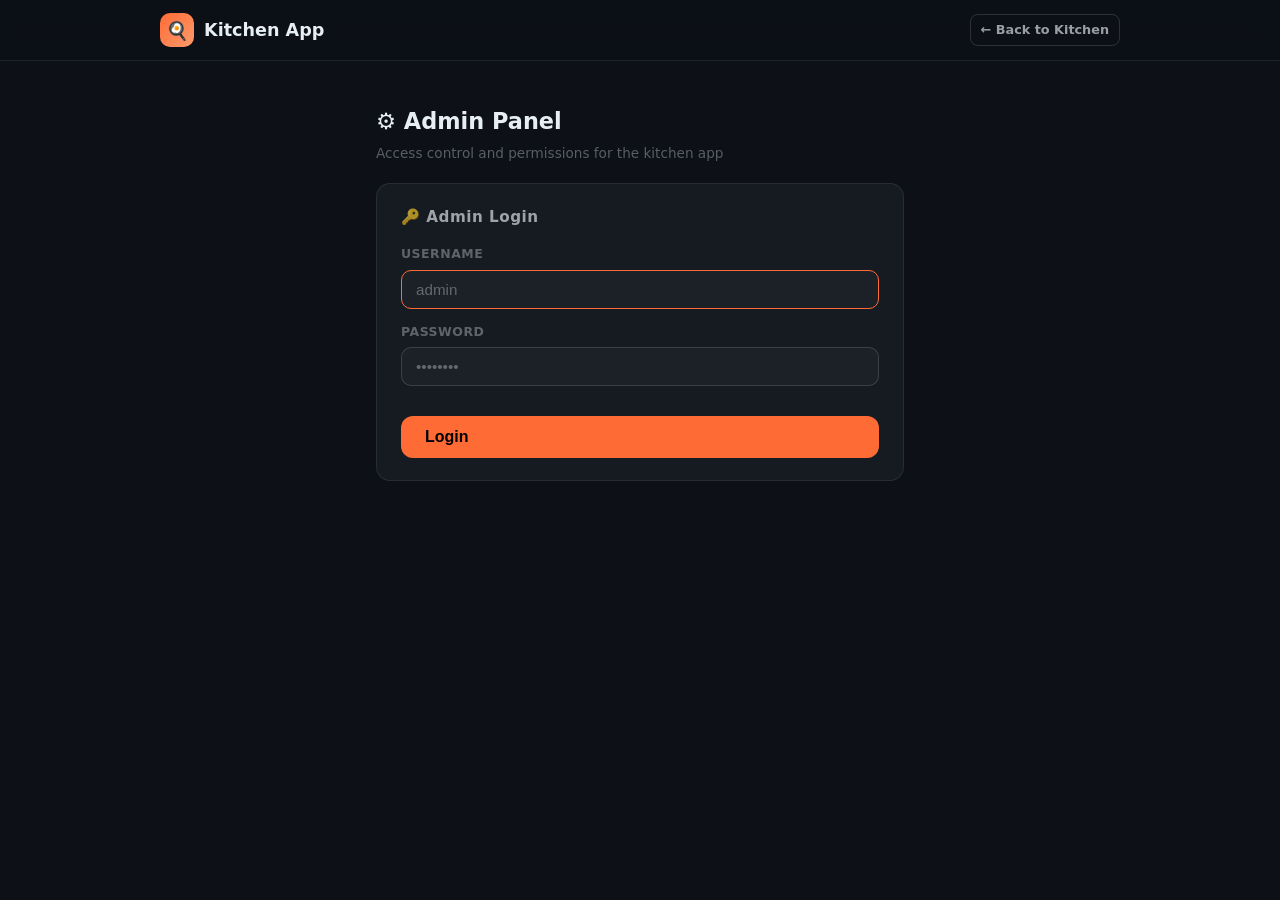
<file: admin.html>
<!DOCTYPE html>
<html lang="ru" dir="ltr">
<head>
  <meta charset="UTF-8" />
  <meta name="viewport" content="width=device-width, initial-scale=1.0" />
  <title>Kitchen App — Admin</title>
  <link rel="stylesheet" href="css/app.css" />
  <style>
    .admin-wrap { max-width: 560px; margin: 0 auto; padding: 24px 16px 60px; }
    .admin-section {
      background: var(--bg2); border: 1px solid var(--border);
      border-radius: var(--radius); padding: 22px 24px; margin-bottom: 16px;
    }
    .admin-section h2 { font-size: .95rem; font-weight: 800; margin: 0 0 16px; color: var(--text2); letter-spacing:.5px; }

    /* Toggle */
    .toggle-row { display:flex; align-items:center; justify-content:space-between; padding:11px 0; border-bottom:1px solid var(--border); }
    .toggle-row:last-child { border-bottom:none; }
    .toggle-label { font-size:.9rem; color:var(--text2); }
    .toggle-desc  { font-size:.73rem; color:var(--text3); margin-top:2px; }
    .toggle-switch { position:relative; width:44px; height:24px; flex-shrink:0; }
    .toggle-switch input { opacity:0; width:0; height:0; }
    .toggle-track { position:absolute; inset:0; border-radius:12px; background:var(--bg3); border:1px solid var(--border2); cursor:pointer; transition:background .2s; }
    .toggle-track::after { content:''; position:absolute; top:3px; left:3px; width:16px; height:16px; border-radius:50%; background:var(--text3); transition:transform .2s,background .2s; }
    .toggle-switch input:checked+.toggle-track { background:var(--success); border-color:var(--success); }
    .toggle-switch input:checked+.toggle-track::after { transform:translateX(20px); background:#fff; }

    /* Users table */
    .users-table { width:100%; border-collapse:collapse; font-size:.85rem; }
    .users-table th { text-align:start; font-size:.72rem; color:var(--text3); text-transform:uppercase; padding:6px 8px; border-bottom:1px solid var(--border); }
    .users-table td { padding:9px 8px; border-bottom:1px solid var(--border); vertical-align:middle; }
    .users-table tr:last-child td { border-bottom:none; }
    .badge-role { font-size:.68rem; padding:2px 8px; border-radius:10px; }
    .badge-all  { background:rgba(74,158,255,.2); color:#4a9eff; }
    .badge-today{ background:rgba(255,167,0,.2);  color:#FFA700; }

    .err-msg { color:var(--danger); font-size:.82rem; margin-top:8px; display:none; }
    .admin-status { display:flex; align-items:center; gap:8px; font-size:.8rem; padding:8px 12px; background:var(--bg3); border-radius:var(--radius-sm); margin-bottom:16px; }
    .status-dot { width:8px; height:8px; border-radius:50%; background:var(--success); }

    /* Accent swatches */
    .accent-swatch {
      width:28px; height:28px; border-radius:50%; border:2px solid transparent;
      cursor:pointer; transition:border-color .15s, transform .15s; flex-shrink:0;
    }
    .accent-swatch:hover  { transform:scale(1.15); }
    .accent-swatch.active { border-color:#fff; box-shadow:0 0 0 1px rgba(255,255,255,.4); }
  </style>
</head>
<body>

<header class="app-header">
  <div class="app-header-inner">
    <a class="app-logo" href="index.html">
      <div class="app-logo-icon">🍳</div><span>Kitchen App</span>
    </a>
    <a class="btn btn-ghost btn-sm" href="index.html">← Back to Kitchen</a>
  </div>
</header>

<main class="admin-wrap">
  <h1 style="font-size:1.4rem;font-weight:800;margin:20px 0 4px;">⚙️ Admin Panel</h1>
  <p style="color:var(--text3);font-size:.85rem;margin-bottom:20px;">Access control and permissions for the kitchen app</p>

  <!-- Login Screen -->
  <div id="loginScreen" style="display:none;">
    <div class="admin-section">
      <h2>🔑 Admin Login</h2>
      <div class="form-group">
        <label class="form-label">Username</label>
        <input class="form-input" id="loginUser" type="text" autocomplete="username" placeholder="admin"
          onkeydown="if(event.key==='Enter')document.getElementById('loginPass').focus()" />
      </div>
      <div class="form-group">
        <label class="form-label">Password</label>
        <input class="form-input" id="loginPass" type="password" autocomplete="current-password" placeholder="••••••••"
          onkeydown="if(event.key==='Enter')doAdminLogin()" />
      </div>
      <div class="err-msg" id="loginErr">Incorrect username or password</div>
      <button class="btn btn-primary btn-lg" style="width:100%;margin-top:16px;" onclick="doAdminLogin()">Login</button>
    </div>
  </div>

  <!-- Settings Screen -->
  <div id="settingsScreen" style="display:none;">

    <div class="admin-status">
      <div class="status-dot"></div>
      <span>Admin: <strong id="adminUserLabel"></strong> <span style="color:var(--success);font-size:.75rem;">(logged in to kitchen pages too)</span></span>
      <a href="index.html" class="btn btn-ghost btn-sm" style="margin-inline-start:auto;">🍳 Kitchen</a>
      <button class="btn btn-ghost btn-sm" style="color:var(--danger);" onclick="doAdminLogout()">Logout</button>
    </div>

    <!-- Global Access -->
    <div class="admin-section">
      <h2>🔒 Global Access</h2>
      <div class="toggle-row">
        <div>
          <div class="toggle-label">Require login to use the app</div>
          <div class="toggle-desc">When on, staff must log in before accessing any page</div>
        </div>
        <label class="toggle-switch">
          <input type="checkbox" id="togRequireLogin" onchange="saveGlobal()">
          <span class="toggle-track"></span>
        </label>
      </div>
      <div class="toggle-row">
        <div>
          <div class="toggle-label">Allow new orders (no-login mode)</div>
          <div class="toggle-desc">When login is not required, anyone can create orders</div>
        </div>
        <label class="toggle-switch">
          <input type="checkbox" id="togAllowOrder" onchange="saveGlobal()">
          <span class="toggle-track"></span>
        </label>
      </div>
      <div class="toggle-row">
        <div>
          <div class="toggle-label">Allow adding dishes (no-login mode)</div>
          <div class="toggle-desc">When login is not required, anyone can add dishes to orders</div>
        </div>
        <label class="toggle-switch">
          <input type="checkbox" id="togAllowDish" onchange="saveGlobal()">
          <span class="toggle-track"></span>
        </label>
      </div>
    </div>

    <!-- Users -->
    <div class="admin-section">
      <h2>👥 Users</h2>
      <div id="usersContainer"></div>

      <!-- Add user form -->
      <div style="margin-top:18px;padding-top:16px;border-top:1px solid var(--border);">
        <div style="font-size:.85rem;font-weight:700;margin-bottom:12px;color:var(--text2);">Add new user</div>
        <div style="display:grid;grid-template-columns:1fr 1fr;gap:10px;">
          <div class="form-group" style="margin:0;">
            <label class="form-label">Username</label>
            <input class="form-input" id="newUsername" type="text" autocomplete="off" />
          </div>
          <div class="form-group" style="margin:0;">
            <label class="form-label">Password</label>
            <input class="form-input" id="newUserPass" type="password" autocomplete="off" />
          </div>
        </div>
        <div style="display:grid;grid-template-columns:1fr 1fr;gap:10px;margin-top:10px;">
          <div class="form-group" style="margin:0;">
            <label class="form-label">Create orders</label>
            <select class="form-input" id="newUserOrders">
              <option value="1">Yes — can create orders</option>
              <option value="0" selected>No — view only</option>
            </select>
          </div>
          <div class="form-group" style="margin:0;">
            <label class="form-label">Date access</label>
            <select class="form-input" id="newUserDates">
              <option value="today" selected>Today only</option>
              <option value="all">All dates</option>
            </select>
          </div>
        </div>
        <div style="margin-top:12px;">
          <label class="form-label">Visible order statuses</label>
          <div style="font-size:.72rem;color:var(--text3);margin-bottom:6px;">No selection = user sees all statuses</div>
          <div id="newUserStatusChecks" style="display:flex;flex-wrap:wrap;gap:6px;"></div>
        </div>
        <div style="margin-top:12px;">
          <label class="form-label">Visible dish categories</label>
          <div style="font-size:.72rem;color:var(--text3);margin-bottom:6px;">
            No selection = user sees all categories
            <button class="btn btn-ghost btn-sm" style="margin-inline-start:8px;" onclick="loadNewUserCategoryChecks(this)">Load from Airtable</button>
          </div>
          <div id="newUserCategoryChecks" style="display:flex;flex-wrap:wrap;gap:6px;font-size:.8rem;color:var(--text3);">—</div>
        </div>
        <div style="margin-top:10px;display:flex;align-items:center;justify-content:space-between;padding:8px 0;">
          <div>
            <div class="toggle-label" style="font-size:.85rem;">Can change order status</div>
            <div class="toggle-desc">Allow this user to update the order status in Airtable</div>
          </div>
          <label class="toggle-switch">
            <input type="checkbox" id="newUserChangeStatus">
            <span class="toggle-track"></span>
          </label>
        </div>
        <div style="display:flex;align-items:center;justify-content:space-between;padding:8px 0;">
          <div>
            <div class="toggle-label" style="font-size:.85rem;">View production summary</div>
            <div class="toggle-desc">Allow access to the daily production aggregation page</div>
          </div>
          <label class="toggle-switch">
            <input type="checkbox" id="newUserViewProduction">
            <span class="toggle-track"></span>
          </label>
        </div>
        <div style="display:flex;align-items:center;justify-content:space-between;padding:8px 0;">
          <div>
            <div class="toggle-label" style="font-size:.85rem;">Edit kitchen notes</div>
            <div class="toggle-desc">Allow editing kitchen notes on line items</div>
          </div>
          <label class="toggle-switch">
            <input type="checkbox" id="newUserEditNotes">
            <span class="toggle-track"></span>
          </label>
        </div>
        <div style="display:flex;align-items:center;justify-content:space-between;padding:8px 0;">
          <div>
            <div class="toggle-label" style="font-size:.85rem;">Edit order (qty / remove dishes)</div>
            <div class="toggle-desc">Allow changing quantities and removing dishes from orders</div>
          </div>
          <label class="toggle-switch">
            <input type="checkbox" id="newUserEditOrder">
            <span class="toggle-track"></span>
          </label>
        </div>
        <div class="err-msg" id="newUserErr"></div>
        <button class="btn btn-primary" style="margin-top:14px;" onclick="addNewUser()">＋ Add user</button>
      </div>
    </div>

    <!-- Appearance -->
    <div class="admin-section">
      <h2>🎨 Appearance</h2>
      <div class="toggle-row">
        <div>
          <div class="toggle-label">Font size</div>
          <div class="toggle-desc">Adjust text size across all pages</div>
        </div>
        <select class="form-input" id="selFontSize" style="width:auto;min-width:110px;" onchange="saveAppearance()">
          <option value="small">Small (14px)</option>
          <option value="medium">Medium (16px)</option>
          <option value="large">Large (18px)</option>
        </select>
      </div>
      <div class="toggle-row">
        <div>
          <div class="toggle-label">Accent color</div>
          <div class="toggle-desc">Primary color for buttons and highlights</div>
        </div>
        <div style="display:flex;gap:10px;align-items:center;">
          <button class="accent-swatch" data-accent="orange" style="background:#FF6B35;" onclick="setAccent('orange')" title="Orange"></button>
          <button class="accent-swatch" data-accent="blue"   style="background:#58A6FF;" onclick="setAccent('blue')"   title="Blue"></button>
          <button class="accent-swatch" data-accent="green"  style="background:#3FB950;" onclick="setAccent('green')"  title="Green"></button>
          <button class="accent-swatch" data-accent="purple" style="background:#BC8CFF;" onclick="setAccent('purple')" title="Purple"></button>
        </div>
      </div>
    </div>

    <!-- Admin credentials — server-side -->
    <div class="admin-section">
      <h2>🔐 Admin Credentials</h2>
      <div style="font-size:.85rem;color:var(--text3);line-height:1.6;">
        Admin credentials are stored securely as environment variables on Netlify — not in the code.
        <br><br>
        To change username or password:
        <ol style="margin:8px 0 0 18px;display:flex;flex-direction:column;gap:4px;">
          <li>Open <strong>admin-setup.html</strong> locally to generate a new hash</li>
          <li>Go to <strong>Netlify → Site → Environment variables</strong></li>
          <li>Update <code style="background:var(--bg3);padding:1px 5px;border-radius:3px;">ADMIN_USERNAME</code>, <code style="background:var(--bg3);padding:1px 5px;border-radius:3px;">ADMIN_PASS_HASH</code>, <code style="background:var(--bg3);padding:1px 5px;border-radius:3px;">ADMIN_SECRET</code></li>
          <li>Redeploy the site</li>
        </ol>
      </div>
    </div>

  </div>
</main>

<script src="config.js"></script>
<script src="js/api.js"></script>
<script src="js/settings.js"></script>
<script>
SETTINGS.applyAppearance();

// ── Category loader (fetches dish categories from Airtable once, then caches) ──
let _cachedCategories = null;
async function loadCategoriesFromAirtable() {
  if (_cachedCategories !== null) return _cachedCategories;
  try {
    const dishes = await API.getAll(CONFIG.TABLES.DISHES, { maxRecords: 300 });
    _cachedCategories = [...new Set(
      dishes.map(d => {
        const v = firstVal(d, CONFIG.FIELDS.DISH_CATEGORY);
        return v ? String(v).trim() : null;
      }).filter(Boolean)
    )].sort();
    return _cachedCategories;
  } catch (e) {
    console.error('Could not load categories:', e);
    return [];
  }
}
async function loadNewUserCategoryChecks(btn) {
  if (btn) { btn.disabled = true; btn.textContent = 'Loading...'; }
  const cats = await loadCategoriesFromAirtable();
  if (btn) { btn.disabled = false; btn.textContent = '↺ Reload'; }
  const el = document.getElementById('newUserCategoryChecks');
  if (!cats.length) { el.innerHTML = '<span>No categories found in Airtable</span>'; return; }
  el.innerHTML = cats.map(c => `
    <label style="display:flex;align-items:center;gap:5px;cursor:pointer;
      background:var(--bg3);padding:5px 10px;border-radius:8px;border:1px solid var(--border);">
      <input type="checkbox" value="${esc(c)}" class="new-user-cat-cb">
      ${esc(c)}
    </label>`).join('');
}

document.addEventListener('DOMContentLoaded', async () => {
  const token = sessionStorage.getItem('kitchen_admin_token');
  if (token) {
    const ok = await verifyAdminToken(token);
    if (ok) { showSettings(); return; }
    sessionStorage.removeItem('kitchen_admin_token');
  }
  showLogin();
});

async function verifyAdminToken(token) {
  try {
    const res = await fetch('/.netlify/functions/admin-auth', {
      method: 'POST',
      headers: { 'Content-Type': 'application/json' },
      body: JSON.stringify({ action: 'verify', token }),
    });
    const data = await res.json();
    return data.valid === true;
  } catch { return false; }
}

function showLogin() {
  document.getElementById('loginScreen').style.display   = '';
  document.getElementById('settingsScreen').style.display = 'none';
  setTimeout(() => document.getElementById('loginUser').focus(), 80);
}

function showSettings() {
  document.getElementById('loginScreen').style.display   = 'none';
  document.getElementById('settingsScreen').style.display = '';
  const cfg = SETTINGS.getAll();
  document.getElementById('adminUserLabel').textContent   = cfg.adminUser;
  document.getElementById('togRequireLogin').checked      = !!cfg.requireLogin;
  document.getElementById('togAllowOrder').checked        = !!cfg.allowNewOrder;
  document.getElementById('togAllowDish').checked         = !!cfg.allowAddDish;
  document.getElementById('selFontSize').value            = cfg.uiFontSize || 'medium';
  document.querySelectorAll('.accent-swatch').forEach(b =>
    b.classList.toggle('active', b.dataset.accent === (cfg.uiColorAccent || 'orange')));
  populateNewUserStatusChecks();
  renderUsers();
}

async function doAdminLogin() {
  const u     = document.getElementById('loginUser').value.trim();
  const p     = document.getElementById('loginPass').value;
  const errEl = document.getElementById('loginErr');
  const btn   = document.querySelector('#loginScreen .btn-primary');

  btn.disabled = true; btn.textContent = 'Checking...';

  try {
    const res  = await fetch('/.netlify/functions/admin-auth', {
      method: 'POST',
      headers: { 'Content-Type': 'application/json' },
      body: JSON.stringify({ action: 'login', username: u, password: p }),
    });
    const data = await res.json();

    if (res.ok && data.token) {
      sessionStorage.setItem('kitchen_admin_token', data.token);
      SETTINGS.loginAdminDirect(data.username);  // create kitchen session too
      errEl.style.display = 'none';
      showSettings();
    } else {
      errEl.textContent = 'Incorrect username or password';
      errEl.style.display = '';
      document.getElementById('loginPass').value = '';
    }
  } catch {
    errEl.textContent = 'Connection error — check your internet and try again';
    errEl.style.display = '';
  } finally {
    btn.disabled = false; btn.textContent = 'Login';
  }
}
function doAdminLogout() {
  sessionStorage.removeItem('kitchen_admin_token');
  SETTINGS.logoutAdmin();
  showLogin();
}

function saveGlobal() {
  SETTINGS.save({
    requireLogin:  document.getElementById('togRequireLogin').checked,
    allowNewOrder: document.getElementById('togAllowOrder').checked,
    allowAddDish:  document.getElementById('togAllowDish').checked,
  });
  showToast('✓ Settings saved');
}

// ── User management ──
function populateNewUserStatusChecks() {
  const statuses = (typeof CONFIG !== 'undefined') ? CONFIG.ORDER_STATUSES : [];
  const el = document.getElementById('newUserStatusChecks');
  if (!el) return;
  el.innerHTML = statuses.map(s => `
    <label style="display:flex;align-items:center;gap:5px;font-size:.8rem;cursor:pointer;
      background:var(--bg3);padding:5px 10px;border-radius:8px;border:1px solid var(--border);">
      <input type="checkbox" value="${esc(s)}" class="new-user-status-cb">
      ${esc(s)}
    </label>`).join('');
}

function renderUsers() {
  const users = SETTINGS.getUsers();
  const statuses = (typeof CONFIG !== 'undefined') ? CONFIG.ORDER_STATUSES : [];
  const el = document.getElementById('usersContainer');
  if (!users.length) {
    el.innerHTML = `<div style="font-size:.85rem;color:var(--text3);padding:8px 0;">No users yet. Add one below.</div>`;
    return;
  }
  el.innerHTML = `
    <table class="users-table">
      <thead><tr>
        <th>Username</th>
        <th>Create orders</th>
        <th>Dates</th>
        <th>Filters</th>
        <th></th>
      </tr></thead>
      <tbody>
        ${users.map(u => {
          const allowed    = u.allowedOrderStatuses || [];
          const allowedCat = u.allowedCategories    || [];
          const statusLabel = allowed.length    ? `${allowed.length}/${statuses.length} stat` : 'All stat';
          const catLabel    = allowedCat.length ? `${allowedCat.length} cat`                 : 'All cat';
          return `
        <tr id="urow_${u.id}">
          <td><strong>${esc(u.username)}</strong></td>
          <td>${u.allowCreateOrder ? '✓ Yes' : '— No'}</td>
          <td>
            ${u.viewDates === 'all'
              ? '<span class="badge-role badge-all">All dates</span>'
              : '<span class="badge-role badge-today">Today only</span>'}
          </td>
          <td>
            <div style="font-size:.76rem;line-height:1.6;">
              <div><span id="statusLabel_${u.id}">${statusLabel}</span>${u.allowChangeOrderStatus ? ' <span class="badge-role badge-all" style="font-size:.62rem;">✏</span>' : ''}</div>
              <div><span id="catLabel_${u.id}">${catLabel}</span></div>
            </div>
          </td>
          <td style="text-align:end;">
            <button class="btn btn-ghost btn-sm" onclick="toggleUserOrders('${u.id}', ${!u.allowCreateOrder})"
              title="${u.allowCreateOrder ? 'Remove order creation' : 'Allow order creation'}">
              ${u.allowCreateOrder ? '🔒' : '🔓'}
            </button>
            <button class="btn btn-ghost btn-sm" onclick="toggleUserDates('${u.id}', '${u.viewDates === 'all' ? 'today' : 'all'}')"
              title="Toggle date access">📅
            </button>
            <button class="btn btn-ghost btn-sm" onclick="toggleStatusPanel('${u.id}')" title="Edit status permissions">⚙</button>
            <button class="btn btn-ghost btn-sm" style="color:var(--danger);" onclick="removeUser('${u.id}')">✕</button>
          </td>
        </tr>
        <tr id="upanel_${u.id}" style="display:none;">
          <td colspan="5" style="padding:12px 10px;background:var(--bg3);border-bottom:1px solid var(--border);">
            <div style="font-size:.78rem;font-weight:700;margin-bottom:8px;color:var(--text2);">Visible order statuses</div>
            <div style="font-size:.71rem;color:var(--text3);margin-bottom:8px;">No selection = user sees all statuses</div>
            <div style="display:flex;flex-wrap:wrap;gap:6px;margin-bottom:12px;">
              ${statuses.map(s => `
                <label style="display:flex;align-items:center;gap:5px;font-size:.8rem;cursor:pointer;
                  background:var(--bg2);padding:5px 10px;border-radius:8px;border:1px solid var(--border);">
                  <input type="checkbox" value="${esc(s)}" ${allowed.includes(s) ? 'checked' : ''}
                    onchange="updateUserAllowedStatus('${u.id}', '${esc(s)}', this.checked)">
                  ${esc(s)}
                </label>`).join('')}
            </div>
            <label style="display:flex;align-items:center;gap:8px;font-size:.82rem;cursor:pointer;margin-bottom:6px;">
              <input type="checkbox" ${u.allowChangeOrderStatus ? 'checked' : ''}
                onchange="SETTINGS.updateUser('${u.id}', {allowChangeOrderStatus: this.checked}); renderUsers();">
              Can change order status
            </label>
            <label style="display:flex;align-items:center;gap:8px;font-size:.82rem;cursor:pointer;margin-bottom:6px;">
              <input type="checkbox" ${u.allowViewProduction ? 'checked' : ''}
                onchange="SETTINGS.updateUser('${u.id}', {allowViewProduction: this.checked}); renderUsers();">
              View production summary
            </label>
            <label style="display:flex;align-items:center;gap:8px;font-size:.82rem;cursor:pointer;margin-bottom:6px;">
              <input type="checkbox" ${u.allowEditNotes ? 'checked' : ''}
                onchange="SETTINGS.updateUser('${u.id}', {allowEditNotes: this.checked}); renderUsers();">
              Edit kitchen notes
            </label>
            <label style="display:flex;align-items:center;gap:8px;font-size:.82rem;cursor:pointer;">
              <input type="checkbox" ${u.allowEditOrder ? 'checked' : ''}
                onchange="SETTINGS.updateUser('${u.id}', {allowEditOrder: this.checked}); renderUsers();">
              Edit order (qty / remove dishes)
            </label>
            <div style="margin-top:16px;padding-top:14px;border-top:1px solid var(--border);">
              <div style="font-size:.78rem;font-weight:700;margin-bottom:4px;color:var(--text2);">Visible dish categories</div>
              <div style="font-size:.71rem;color:var(--text3);margin-bottom:8px;">No selection = user sees all categories</div>
              <div id="catPanel_${u.id}" style="display:flex;flex-wrap:wrap;gap:6px;">
                <span style="font-size:.78rem;color:var(--text3);">Loading...</span>
              </div>
            </div>
          </td>
        </tr>`;
        }).join('')}
      </tbody>
    </table>`;
}

async function toggleStatusPanel(id) {
  const panel = document.getElementById('upanel_' + id);
  if (!panel) return;
  if (panel.style.display !== 'none') { panel.style.display = 'none'; return; }
  panel.style.display = '';
  // Load category options lazily
  const catPanel = document.getElementById('catPanel_' + id);
  if (catPanel && !catPanel.dataset.loaded) {
    catPanel.innerHTML = '<span style="font-size:.78rem;color:var(--text3);">⟳ Loading categories...</span>';
    const user = SETTINGS.getUsers().find(u => u.id === id);
    const allowedCats = user ? (user.allowedCategories || []) : [];
    const cats = await loadCategoriesFromAirtable();
    catPanel.dataset.loaded = 'true';
    catPanel.innerHTML = !cats.length
      ? '<span style="font-size:.78rem;color:var(--text3);">No categories found in Airtable</span>'
      : cats.map(c => `
        <label style="display:flex;align-items:center;gap:5px;font-size:.8rem;cursor:pointer;
          background:var(--bg2);padding:5px 10px;border-radius:8px;border:1px solid var(--border);">
          <input type="checkbox" value="${esc(c)}" ${allowedCats.includes(c) ? 'checked' : ''}
            onchange="updateUserAllowedCategory('${id}', '${esc(c)}', this.checked)">
          ${esc(c)}
        </label>`).join('');
  }
}

function updateUserAllowedCategory(userId, category, checked) {
  const user = SETTINGS.getUsers().find(u => u.id === userId);
  if (!user) return;
  let allowed = [...(user.allowedCategories || [])];
  if (checked && !allowed.includes(category)) allowed.push(category);
  if (!checked) allowed = allowed.filter(c => c !== category);
  SETTINGS.updateUser(userId, { allowedCategories: allowed });
  const labelEl = document.getElementById('catLabel_' + userId);
  if (labelEl) labelEl.textContent = allowed.length ? `${allowed.length} cat` : 'All cat';
}

function updateUserAllowedStatus(userId, status, checked) {
  const user = SETTINGS.getUsers().find(u => u.id === userId);
  if (!user) return;
  let allowed = [...(user.allowedOrderStatuses || [])];
  if (checked && !allowed.includes(status)) allowed.push(status);
  if (!checked) allowed = allowed.filter(s => s !== status);
  SETTINGS.updateUser(userId, { allowedOrderStatuses: allowed });
  // Update summary label without re-rendering (panel stays open)
  const statuses = (typeof CONFIG !== 'undefined') ? CONFIG.ORDER_STATUSES : [];
  const labelEl = document.getElementById('statusLabel_' + userId);
  if (labelEl) labelEl.textContent = allowed.length ? `${allowed.length}/${statuses.length}` : 'All';
}

function addNewUser() {
  const username = document.getElementById('newUsername').value.trim();
  const pass     = document.getElementById('newUserPass').value;
  const canOrder = document.getElementById('newUserOrders').value === '1';
  const dates    = document.getElementById('newUserDates').value;
  const errEl    = document.getElementById('newUserErr');

  if (!username || !pass) { errEl.textContent = 'Username and password required'; errEl.style.display = ''; return; }
  if (pass.length < 4)    { errEl.textContent = 'Password must be at least 4 characters'; errEl.style.display = ''; return; }
  if (SETTINGS.getUsers().find(u => u.username === username)) {
    errEl.textContent = 'Username already exists'; errEl.style.display = ''; return;
  }
  errEl.style.display = 'none';
  const allowedStatuses   = [...document.querySelectorAll('.new-user-status-cb:checked')].map(cb => cb.value);
  const allowedCategories = [...document.querySelectorAll('.new-user-cat-cb:checked')].map(cb => cb.value);
  const canChangeStatus   = document.getElementById('newUserChangeStatus').checked;
  const canViewProd       = document.getElementById('newUserViewProduction').checked;
  const canEditNotes      = document.getElementById('newUserEditNotes').checked;
  const canEditOrder      = document.getElementById('newUserEditOrder').checked;
  SETTINGS.addUser({ username, passB64: btoa(pass), allowCreateOrder: canOrder, viewDates: dates,
    allowedOrderStatuses: allowedStatuses, allowChangeOrderStatus: canChangeStatus,
    allowedCategories: allowedCategories, allowViewProduction: canViewProd,
    allowEditNotes: canEditNotes, allowEditOrder: canEditOrder });
  document.getElementById('newUsername').value = '';
  document.getElementById('newUserPass').value = '';
  document.getElementById('newUserChangeStatus').checked = false;
  document.getElementById('newUserViewProduction').checked = false;
  document.getElementById('newUserEditNotes').checked = false;
  document.getElementById('newUserEditOrder').checked = false;
  document.querySelectorAll('.new-user-status-cb').forEach(cb => cb.checked = false);
  document.querySelectorAll('.new-user-cat-cb').forEach(cb => cb.checked = false);
  renderUsers();
  showToast('✓ User added');
}

function toggleUserOrders(id, val) {
  SETTINGS.updateUser(id, { allowCreateOrder: val });
  renderUsers();
}
function toggleUserDates(id, val) {
  SETTINGS.updateUser(id, { viewDates: val });
  renderUsers();
}
function removeUser(id) {
  if (!confirm('Delete this user?')) return;
  SETTINGS.deleteUser(id);
  renderUsers();
}

// ── Appearance ──
function saveAppearance() {
  const accent = document.querySelector('.accent-swatch.active')?.dataset.accent || 'orange';
  SETTINGS.save({
    uiFontSize:    document.getElementById('selFontSize').value,
    uiColorAccent: accent,
  });
  SETTINGS.applyAppearance();
  showToast('✓ Appearance saved');
}
function setAccent(name) {
  document.querySelectorAll('.accent-swatch').forEach(b =>
    b.classList.toggle('active', b.dataset.accent === name));
  saveAppearance();
}

function showToast(msg) {
  const el = document.createElement('div');
  el.className = 'toast success'; el.textContent = msg;
  document.body.appendChild(el);
  setTimeout(() => { el.style.opacity = '0'; setTimeout(() => el.remove(), 300); }, 2200);
}
function esc(s) { return String(s??'').replace(/&/g,'&amp;').replace(/</g,'&lt;').replace(/>/g,'&gt;'); }
</script>
</body>
</html>
</file>
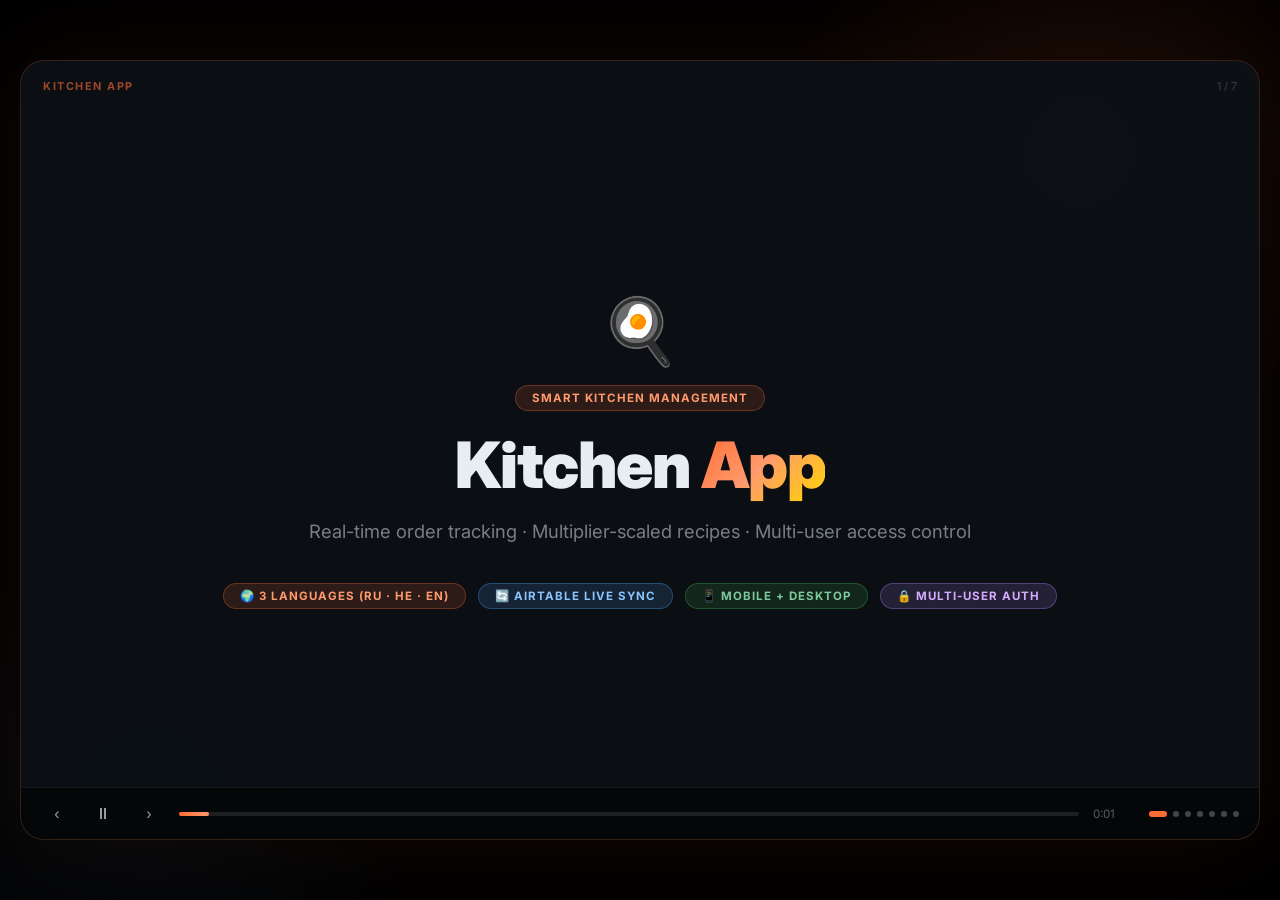
<file: app-showcase-video.html>
<!DOCTYPE html>
<html lang="ru" dir="ltr">
<head>
<meta charset="UTF-8"/>
<meta name="viewport" content="width=device-width,initial-scale=1.0"/>
<title>Kitchen App — Showcase</title>
<link href="https://fonts.googleapis.com/css2?family=Inter:wght@300;400;600;700;800;900&display=swap" rel="stylesheet"/>
<style>
*,*::before,*::after{box-sizing:border-box;margin:0;padding:0}
html,body{width:100%;height:100%;overflow:hidden;background:#000;font-family:'Inter',system-ui,sans-serif;color:#E6EDF3}

/* ── Orbs ── */
.orb{position:fixed;border-radius:50%;pointer-events:none;z-index:0}
.orb1{width:700px;height:700px;top:-200px;right:-150px;background:radial-gradient(circle,rgba(255,107,53,.10),transparent 65%)}
.orb2{width:600px;height:600px;bottom:-200px;left:-150px;background:radial-gradient(circle,rgba(88,166,255,.08),transparent 65%)}

/* ── Stage ── */
.deck{width:100vw;height:100vh;display:grid;place-items:center;position:relative;z-index:1}
.stage{
  width:min(1380px,calc(100vw - 40px));
  height:min(800px,calc(100vh - 120px));
  border-radius:24px;overflow:hidden;position:relative;
  background:rgba(13,17,23,.9);
  border:1px solid rgba(255,107,53,.18);
  box-shadow:0 0 100px rgba(255,107,53,.07),0 40px 120px rgba(0,0,0,.7);
}

/* ── Slides ── */
.slide{
  position:absolute;inset:0;
  display:flex;flex-direction:column;align-items:center;justify-content:center;
  padding:60px;
  opacity:0;pointer-events:none;
  transition:opacity .7s cubic-bezier(.16,1,.3,1),transform .7s cubic-bezier(.16,1,.3,1);
  transform:translateX(60px);
}
.slide.active{opacity:1;pointer-events:all;transform:translateX(0)}
.slide.out    {opacity:0;transform:translateX(-60px)}

/* ── Controls bar ── */
.controls{
  position:absolute;bottom:0;left:0;right:0;height:52px;
  background:rgba(0,0,0,.6);backdrop-filter:blur(12px);
  border-top:1px solid rgba(255,255,255,.07);
  display:flex;align-items:center;gap:14px;padding:0 20px;z-index:50;
}
.ctrl-btn{
  background:none;border:none;color:rgba(255,255,255,.6);cursor:pointer;
  font-size:1rem;width:32px;height:32px;border-radius:50%;
  display:flex;align-items:center;justify-content:center;
  transition:all .15s;flex-shrink:0;
}
.ctrl-btn:hover{background:rgba(255,255,255,.1);color:#fff}
.progress-track{
  flex:1;height:4px;background:rgba(255,255,255,.1);border-radius:2px;cursor:pointer;
}
.progress-fill{
  height:100%;border-radius:2px;
  background:linear-gradient(90deg,#FF6B35,#FF9A6C);
  transition:width .1s linear;width:0%;
}
.time-label{font-size:.72rem;color:rgba(255,255,255,.35);flex-shrink:0;min-width:42px}
.dot-nav{display:flex;gap:6px;align-items:center}
.dot{
  width:6px;height:6px;border-radius:3px;background:rgba(255,255,255,.25);
  cursor:pointer;transition:all .25s;
}
.dot.active{background:#FF6B35;width:18px}

/* ── Scene label ── */
.scene-label{
  position:absolute;top:18px;left:22px;
  font-size:.68rem;font-weight:700;letter-spacing:1.5px;text-transform:uppercase;
  color:rgba(255,107,53,.6);z-index:10;
}
.slide-count{
  position:absolute;top:18px;right:22px;
  font-size:.68rem;color:rgba(255,255,255,.2);z-index:10;
}

/* ── Common ── */
.tag{
  display:inline-flex;align-items:center;gap:7px;
  font-size:.72rem;font-weight:700;letter-spacing:1px;text-transform:uppercase;
  padding:5px 16px;border-radius:20px;
}
.tag-or{background:rgba(255,107,53,.14);color:#FF9A6C;border:1px solid rgba(255,107,53,.3)}
.tag-bl{background:rgba(88,166,255,.14);color:#88C5FF;border:1px solid rgba(88,166,255,.3)}
.tag-gr{background:rgba(63,185,80,.14);color:#7ECA9C;border:1px solid rgba(63,185,80,.3)}
.tag-pu{background:rgba(188,140,255,.14);color:#D5AAFF;border:1px solid rgba(188,140,255,.3)}

h1.hero{font-size:clamp(2.4rem,5vw,4.2rem);font-weight:900;line-height:1.05;letter-spacing:-1.5px}
h2.title{font-size:clamp(1.8rem,3.5vw,2.8rem);font-weight:900;letter-spacing:-.5px;margin-bottom:10px}
.sub{font-size:clamp(.9rem,1.6vw,1.15rem);color:rgba(230,237,243,.5);line-height:1.65;max-width:680px}
.grad{background:linear-gradient(135deg,#FF6B35,#FF9A6C,#FFD700);-webkit-background-clip:text;-webkit-text-fill-color:transparent}

/* ── Cards / grid ── */
.grid2{display:grid;grid-template-columns:1fr 1fr;gap:18px;width:100%;max-width:900px;margin-top:24px}
.grid3{display:grid;grid-template-columns:repeat(3,1fr);gap:14px;width:100%;max-width:960px;margin-top:24px}
.card{
  background:#161B22;border:1px solid rgba(255,255,255,.08);border-radius:14px;padding:20px 22px;
  transition:border-color .2s;
}
.card:hover{border-color:rgba(255,107,53,.4)}
.card-icon{font-size:1.5rem;margin-bottom:8px}
.card-title{font-size:.95rem;font-weight:700;margin-bottom:4px}
.card-desc{font-size:.78rem;color:rgba(230,237,243,.45);line-height:1.5}

/* ── Mini UI components ── */
.mini-header{
  background:#1C2128;padding:8px 14px;
  display:flex;align-items:center;gap:8px;font-size:.72rem;font-weight:800;
  border-bottom:1px solid rgba(255,255,255,.08);
}
.mini-card{
  background:#1C2128;border:1px solid rgba(255,255,255,.08);border-radius:10px;
  padding:11px 14px;margin-bottom:7px;font-size:.8rem;
}
.mini-stat-row{display:flex;gap:8px;margin-bottom:10px}
.mini-stat{
  flex:1;background:#1C2128;border-radius:8px;padding:7px 4px;text-align:center;
  border:1px solid rgba(255,255,255,.07);
}
.mini-stat-val{font-size:1rem;font-weight:900}
.mini-stat-lbl{font-size:.58rem;color:rgba(255,255,255,.3);margin-top:2px}
.mini-prog{height:4px;background:#0D1117;border-radius:2px;margin-top:6px}
.mini-prog-fill{height:100%;border-radius:2px}
.badge{font-size:.65rem;padding:2px 9px;border-radius:10px;font-weight:700}
.badge-gr{background:rgba(63,185,80,.15);color:#3FB950;border:1px solid rgba(63,185,80,.3)}
.badge-ye{background:rgba(210,153,34,.15);color:#D29922;border:1px solid rgba(210,153,34,.3)}
.badge-gy{background:rgba(255,255,255,.07);color:rgba(255,255,255,.4)}

/* ── Two-col layout ── */
.twocol{display:flex;gap:0;width:100%;height:100%}
.col-l{flex-shrink:0;padding:50px 40px;border-right:1px solid rgba(255,255,255,.07);display:flex;flex-direction:column;justify-content:center}
.col-r{flex:1;padding:50px 48px;display:flex;flex-direction:column;justify-content:center}

/* ── Table ── */
.ing-table{width:100%;border-collapse:collapse;font-size:.82rem}
.ing-table th{text-align:start;font-size:.65rem;color:rgba(255,255,255,.3);font-weight:700;letter-spacing:1px;padding:8px 12px;border-bottom:1px solid rgba(255,255,255,.08)}
.ing-table td{padding:11px 12px;border-bottom:1px solid rgba(255,255,255,.06);vertical-align:middle}
.ing-table tr:last-child td{border-bottom:none}

/* ── Phone mockup ── */
.phones{display:flex;gap:32px;align-items:flex-end;justify-content:center;margin-top:32px}
.phone{
  width:200px;background:#161B22;
  border:2px solid rgba(255,255,255,.14);border-radius:30px;overflow:hidden;
  box-shadow:0 30px 80px rgba(0,0,0,.6);
  transform-origin:bottom center;
}
.phone-notch{width:60px;height:10px;background:#0D1117;border-radius:0 0 8px 8px;margin:0 auto}
.phone-body{padding:8px 10px}

/* ── Flow ── */
.flow{display:flex;align-items:center;gap:8px;justify-content:center;flex-wrap:wrap;margin-top:24px}
.flow-node{
  background:#161B22;border:1px solid rgba(255,255,255,.09);border-radius:12px;
  padding:14px 20px;font-size:.88rem;font-weight:600;text-align:center;
}
.flow-arrow{font-size:1.3rem;color:rgba(255,107,53,.6)}

/* ── Animated entry ── */
@keyframes fadeUp{from{opacity:0;transform:translateY(28px)}to{opacity:1;transform:translateY(0)}}
@keyframes fadeIn{from{opacity:0}to{opacity:1}}
@keyframes scaleIn{from{opacity:0;transform:scale(.85)}to{opacity:1;transform:scale(1)}}
@keyframes slideRight{from{opacity:0;transform:translateX(-30px)}to{opacity:1;transform:translateX(0)}}

.slide.active .a1{animation:fadeUp .55s .05s both}
.slide.active .a2{animation:fadeUp .55s .18s both}
.slide.active .a3{animation:fadeUp .55s .30s both}
.slide.active .a4{animation:fadeUp .55s .42s both}
.slide.active .a5{animation:fadeUp .55s .55s both}
.slide.active .a6{animation:fadeUp .55s .68s both}
.slide.active .asc{animation:scaleIn .55s .20s both}
.slide.active .asl{animation:slideRight .5s .15s both}

/* ── Mobile ── */
@media(max-width:700px){
  .grid2,.grid3{grid-template-columns:1fr;gap:10px}
  .twocol{flex-direction:column}
  .col-l{border-right:none;border-bottom:1px solid rgba(255,255,255,.07);padding:24px}
  .col-r{padding:24px}
  .phones{gap:14px}
  .phone{width:130px}
  h1.hero{font-size:2rem}
  h2.title{font-size:1.5rem}
}
</style>
</head>
<body>

<div class="orb orb1"></div>
<div class="orb orb2"></div>

<div class="deck">
<div class="stage">

  <div class="scene-label" id="sceneLabel">Kitchen App</div>
  <div class="slide-count" id="slideCount">1 / 7</div>

  <!-- ══════════════════════════════════════════════
       SCENE 1 — HERO
  ══════════════════════════════════════════════ -->
  <div class="slide active" id="s0">
    <div style="text-align:center">
      <div class="a1" style="font-size:4rem;margin-bottom:16px">🍳</div>
      <div class="a2" style="margin-bottom:20px"><span class="tag tag-or">Smart Kitchen Management</span></div>
      <h1 class="hero a3">
        Kitchen <span class="grad">App</span>
      </h1>
      <p class="sub a4" style="margin:18px auto 36px">
        Real-time order tracking · Multiplier-scaled recipes · Multi-user access control
      </p>
      <div class="a5" style="display:flex;gap:12px;flex-wrap:wrap;justify-content:center">
        <span class="tag tag-or">🌍 3 languages (RU · HE · EN)</span>
        <span class="tag tag-bl">🔄 Airtable live sync</span>
        <span class="tag tag-gr">📱 Mobile + Desktop</span>
        <span class="tag tag-pu">🔒 Multi-user auth</span>
      </div>
    </div>
  </div>

  <!-- ══════════════════════════════════════════════
       SCENE 2 — DASHBOARD
  ══════════════════════════════════════════════ -->
  <div class="slide" id="s1">
    <div class="twocol" style="height:100%;max-height:680px">
      <!-- Left: title + stats -->
      <div class="col-l" style="width:360px">
        <div class="a1"><span class="tag tag-or" style="margin-bottom:16px">Dashboard</span></div>
        <h2 class="title a2">Today's<br><span class="grad">Orders</span></h2>
        <p class="sub a3" style="font-size:.88rem;margin-bottom:24px">Live view of all kitchen orders for the day. Stats update as staff marks dishes done.</p>
        <div class="a4">
          <div class="mini-stat-row">
            <div class="mini-stat"><div class="mini-stat-val" style="color:#FF6B35">7</div><div class="mini-stat-lbl">Orders</div></div>
            <div class="mini-stat"><div class="mini-stat-val" style="color:#58A6FF">40</div><div class="mini-stat-lbl">Dishes</div></div>
            <div class="mini-stat"><div class="mini-stat-val" style="color:#3FB950">16</div><div class="mini-stat-lbl">Done</div></div>
          </div>
          <div style="font-size:.72rem;color:rgba(255,255,255,.3);margin-bottom:6px;display:flex;justify-content:space-between">
            <span>Overall Progress</span><span style="color:#3FB950;font-weight:700">40%</span>
          </div>
          <div style="height:6px;background:#1C2128;border-radius:3px;overflow:hidden">
            <div style="height:100%;width:40%;background:linear-gradient(90deg,#FF6B35,#3FB950);border-radius:3px"></div>
          </div>
        </div>
      </div>
      <!-- Right: order cards -->
      <div class="col-r" style="gap:10px;display:flex;flex-direction:column;justify-content:center">
        <div style="font-size:.68rem;font-weight:700;letter-spacing:1.5px;color:rgba(255,255,255,.25);text-transform:uppercase;margin-bottom:4px" class="a2">Kitchen Orders — March 20, 2026</div>
        <div class="a3">
          <div class="mini-card" style="border-color:rgba(210,153,34,.25)">
            <div style="display:flex;justify-content:space-between;align-items:center">
              <div><span style="color:#FF6B35;font-weight:800">#142</span> Свадьба Симонс · 12 блюд</div>
              <span class="badge badge-ye">75%</span>
            </div>
            <div class="mini-prog" style="margin-top:8px"><div class="mini-prog-fill" style="width:75%;background:#D29922"></div></div>
          </div>
        </div>
        <div class="a4">
          <div class="mini-card">
            <div style="display:flex;justify-content:space-between;align-items:center">
              <div><span style="color:#FF6B35;font-weight:800">#143</span> Корпоратив · 8 блюд</div>
              <span class="badge badge-gy">В работе</span>
            </div>
            <div class="mini-prog" style="margin-top:8px"><div class="mini-prog-fill" style="width:25%;background:#FF6B35"></div></div>
          </div>
        </div>
        <div class="a5">
          <div class="mini-card" style="border-color:rgba(63,185,80,.3)">
            <div style="display:flex;justify-content:space-between;align-items:center">
              <div><span style="color:#FF6B35;font-weight:800">#144</span> День рождения · 5 блюд</div>
              <span class="badge badge-gr">✓ Готово</span>
            </div>
            <div class="mini-prog" style="margin-top:8px"><div class="mini-prog-fill" style="width:100%;background:#3FB950"></div></div>
          </div>
        </div>
        <div class="a6">
          <div class="mini-card">
            <div style="display:flex;justify-content:space-between;align-items:center">
              <div><span style="color:#FF6B35;font-weight:800">#145</span> Бар Мицва · 15 блюд</div>
              <span class="badge badge-gy">Ожидание</span>
            </div>
            <div class="mini-prog" style="margin-top:8px"><div class="mini-prog-fill" style="width:0%;background:#FF6B35"></div></div>
          </div>
        </div>
      </div>
    </div>
  </div>

  <!-- ══════════════════════════════════════════════
       SCENE 3 — ORDER DETAIL
  ══════════════════════════════════════════════ -->
  <div class="slide" id="s2">
    <div class="twocol" style="height:100%;max-height:680px">
      <div class="col-l" style="width:340px">
        <div class="a1"><span class="tag tag-bl" style="margin-bottom:14px">Order Detail</span></div>
        <h2 class="title a2" style="font-size:2.2rem">Свадьба <span class="grad">Симонс</span>
          <span style="font-size:1.1rem;color:rgba(255,255,255,.3);font-weight:400"> #142</span></h2>
        <div class="a3" style="display:flex;flex-direction:column;gap:8px;margin-top:16px">
          <div style="display:flex;gap:10px;font-size:.85rem;color:rgba(255,255,255,.6);padding:8px 0;border-bottom:1px solid rgba(255,255,255,.07)"><span>📅</span><span>20.03.2026 · 15:00</span></div>
          <div style="display:flex;gap:10px;font-size:.85rem;color:rgba(255,255,255,.6);padding:8px 0;border-bottom:1px solid rgba(255,255,255,.07)"><span>📍</span><span>ул. Луганского 5</span></div>
          <div style="display:flex;gap:10px;font-size:.85rem;color:rgba(255,255,255,.6);padding:8px 0;border-bottom:1px solid rgba(255,255,255,.07)"><span>👥</span><span>250 персон</span></div>
          <div style="display:flex;gap:10px;font-size:.85rem;color:rgba(255,255,255,.6);padding:8px 0"><span>🚚</span><span>Доставка: Да</span></div>
        </div>
        <div class="a4" style="margin-top:16px;padding:10px 14px;background:rgba(210,153,34,.1);border:1px solid rgba(210,153,34,.3);border-radius:10px;font-size:.8rem;color:#D29922">
          ⚠️ Кошерность: Парве — без молочных продуктов
        </div>
      </div>
      <div class="col-r">
        <div style="font-size:.65rem;font-weight:700;letter-spacing:1.5px;color:rgba(255,255,255,.25);text-transform:uppercase;margin-bottom:14px" class="a2">Kitchen Items</div>
        <div style="display:flex;flex-direction:column;gap:10px">
          <div class="a3">
            <div style="background:rgba(63,185,80,.07);border:1px solid rgba(63,185,80,.25);border-radius:12px;padding:14px 18px;display:flex;align-items:center;gap:14px">
              <div style="width:28px;height:28px;border-radius:50%;background:#3FB950;display:flex;align-items:center;justify-content:center;font-weight:900;font-size:.85rem;flex-shrink:0">✓</div>
              <div style="flex:1">
                <div style="font-size:.9rem;font-weight:700;color:rgba(255,255,255,.5)">Салат Запечённые овощи</div>
                <div style="font-size:.72rem;color:rgba(255,255,255,.3);margin-top:3px">× 100 порц. · ⚖️ 180г/порц. = 18.0 кг итого</div>
              </div>
              <span class="badge badge-gr">✓ Готово</span>
            </div>
          </div>
          <div class="a4">
            <div style="background:#161B22;border:1px solid rgba(255,255,255,.08);border-radius:12px;padding:14px 18px;display:flex;align-items:center;gap:14px">
              <div style="width:28px;height:28px;border-radius:50%;background:#3FB950;display:flex;align-items:center;justify-content:center;font-weight:900;font-size:.85rem;flex-shrink:0">✓</div>
              <div style="flex:1">
                <div style="font-size:.9rem;font-weight:700;color:rgba(255,255,255,.5)">Куриный суп с лапшой</div>
                <div style="font-size:.72rem;color:rgba(255,255,255,.3);margin-top:3px">× 80 порц. · ⚖️ 250г/порц. = 20.0 кг итого</div>
              </div>
              <span class="badge badge-gr">✓ Готово</span>
            </div>
          </div>
          <div class="a5">
            <div style="background:#161B22;border:1px solid rgba(255,255,255,.08);border-radius:12px;padding:14px 18px;display:flex;align-items:center;gap:14px">
              <div style="width:28px;height:28px;border-radius:50%;background:#1C2128;border:2px solid rgba(255,255,255,.2);flex-shrink:0"></div>
              <div style="flex:1">
                <div style="font-size:.9rem;font-weight:700">Чебуреки овощные</div>
                <div style="font-size:.72rem;color:rgba(255,255,255,.3);margin-top:3px">× 50 порц. · ⚖️ 120г/порц. = 6.0 кг итого · <span style="color:#D29922">⚠️ Парве</span></div>
              </div>
              <button style="background:#FF6B35;border:none;border-radius:8px;color:#fff;font-size:.72rem;font-weight:700;padding:6px 14px;cursor:pointer">Отметить ✓</button>
            </div>
          </div>
          <div class="a6">
            <div style="background:#161B22;border:1px solid rgba(255,255,255,.08);border-radius:12px;padding:14px 18px;display:flex;align-items:center;gap:14px">
              <div style="width:28px;height:28px;border-radius:50%;background:#1C2128;border:2px solid rgba(255,255,255,.2);flex-shrink:0"></div>
              <div style="flex:1">
                <div style="font-size:.9rem;font-weight:700">Рис с жареным луком</div>
                <div style="font-size:.72rem;color:rgba(255,255,255,.3);margin-top:3px">× 100 порц. · ⚖️ 200г/порц. = 20.0 кг итого</div>
              </div>
              <button style="background:#FF6B35;border:none;border-radius:8px;color:#fff;font-size:.72rem;font-weight:700;padding:6px 14px;cursor:pointer">Отметить ✓</button>
            </div>
          </div>
        </div>
      </div>
    </div>
  </div>

  <!-- ══════════════════════════════════════════════
       SCENE 4 — RECIPE + MULTIPLIER
  ══════════════════════════════════════════════ -->
  <div class="slide" id="s3" style="padding:50px 60px">
    <div style="width:100%;max-width:1000px">
      <div style="display:flex;justify-content:space-between;align-items:flex-end;margin-bottom:28px">
        <div>
          <div class="a1"><span class="tag tag-gr" style="margin-bottom:12px">Recipe View</span></div>
          <h2 class="title a2" style="font-size:2rem">🥗 Салат Запечённые овощи</h2>
          <p class="a3" style="font-size:.85rem;color:rgba(255,255,255,.4);margin-top:6px">Базовый рецепт: 10 порций · Заказано: <strong style="color:#FF6B35">45 порций</strong></p>
        </div>
        <div class="asc" style="background:rgba(255,107,53,.12);border:1px solid rgba(255,107,53,.35);border-radius:18px;padding:18px 28px;text-align:center;flex-shrink:0">
          <div style="font-size:.65rem;color:rgba(255,255,255,.3);font-weight:700;letter-spacing:1px;margin-bottom:6px">МНОЖИТЕЛЬ</div>
          <div style="font-size:3.2rem;font-weight:900;line-height:1" class="grad">×4.5</div>
          <div style="font-size:.72rem;color:rgba(255,255,255,.3);margin-top:6px">45 ÷ 10 = 4.5</div>
        </div>
      </div>

      <div class="a4" style="background:#161B22;border:1px solid rgba(255,255,255,.08);border-radius:16px;overflow:hidden">
        <table class="ing-table">
          <thead><tr style="background:#1C2128">
            <th>Ингредиент</th><th>Брутто ×4.5</th><th>Нетто ×4.5</th><th>Ед.</th>
          </tr></thead>
          <tbody>
            <tr><td>Капуста белокочанная</td><td style="color:#FF6B35;font-weight:800">4 500 г</td><td style="color:rgba(255,255,255,.5)">3 960 г</td><td style="color:rgba(255,255,255,.3)">г</td></tr>
            <tr><td>Морковь</td><td style="color:#FF6B35;font-weight:800">900 г</td><td style="color:rgba(255,255,255,.5)">765 г</td><td style="color:rgba(255,255,255,.3)">г</td></tr>
            <tr><td>Масло подсолнечное</td><td style="color:#FF6B35;font-weight:800">450 мл</td><td style="color:rgba(255,255,255,.5)">450 мл</td><td style="color:rgba(255,255,255,.3)">мл</td></tr>
            <tr><td>Соль</td><td style="color:#FF6B35;font-weight:800">90 г</td><td style="color:rgba(255,255,255,.5)">90 г</td><td style="color:rgba(255,255,255,.3)">г</td></tr>
            <tr><td>Перец чёрный молотый</td><td style="color:#FF6B35;font-weight:800">18 г</td><td style="color:rgba(255,255,255,.5)">18 г</td><td style="color:rgba(255,255,255,.3)">г</td></tr>
          </tbody>
        </table>
      </div>
      <div class="a5" style="display:flex;gap:14px;margin-top:14px">
        <div style="padding:10px 18px;border-radius:10px;background:rgba(63,185,80,.08);border:1px solid rgba(63,185,80,.25);font-size:.8rem;color:#3FB950">✓ Кошерность: Парве</div>
        <div style="padding:10px 18px;border-radius:10px;background:rgba(88,166,255,.08);border:1px solid rgba(88,166,255,.25);font-size:.8rem;color:#58A6FF">⚙️ Оборудование: Духовка · Миксер</div>
      </div>
    </div>
  </div>

  <!-- ══════════════════════════════════════════════
       SCENE 5 — ADMIN PANEL
  ══════════════════════════════════════════════ -->
  <div class="slide" id="s4">
    <div class="twocol" style="height:100%;max-height:680px">
      <div class="col-l" style="width:370px">
        <div class="a1"><span class="tag tag-or" style="margin-bottom:14px">Admin Panel</span></div>
        <h2 class="title a2">Access Control<br><span class="grad">&amp; Permissions</span></h2>

        <div class="a3" style="margin-top:20px;display:flex;flex-direction:column;gap:0">
          <!-- Toggle rows -->
          <div style="display:flex;align-items:center;gap:12px;padding:12px 0;border-bottom:1px solid rgba(255,255,255,.07)">
            <span style="font-size:1.1rem">🔒</span>
            <div style="flex:1"><div style="font-size:.88rem;font-weight:700">Require login</div><div style="font-size:.7rem;color:rgba(255,255,255,.3)">Staff must sign in</div></div>
            <div style="width:44px;height:24px;border-radius:12px;background:#3FB950;border:1px solid #3FB950;position:relative;flex-shrink:0"><div style="position:absolute;top:3px;left:23px;width:16px;height:16px;border-radius:50%;background:#fff"></div></div>
          </div>
          <div style="display:flex;align-items:center;gap:12px;padding:12px 0;border-bottom:1px solid rgba(255,255,255,.07)">
            <span style="font-size:1.1rem">➕</span>
            <div style="flex:1"><div style="font-size:.88rem;font-weight:700">Allow new orders</div><div style="font-size:.7rem;color:rgba(255,255,255,.3)">By permission level</div></div>
            <div style="width:44px;height:24px;border-radius:12px;background:#3FB950;border:1px solid #3FB950;position:relative;flex-shrink:0"><div style="position:absolute;top:3px;left:23px;width:16px;height:16px;border-radius:50%;background:#fff"></div></div>
          </div>
          <div style="display:flex;align-items:center;gap:12px;padding:12px 0">
            <span style="font-size:1.1rem">🍽️</span>
            <div style="flex:1"><div style="font-size:.88rem;font-weight:700">Allow add dishes</div><div style="font-size:.7rem;color:rgba(255,255,255,.3)">Managers only</div></div>
            <div style="width:44px;height:24px;border-radius:12px;background:#1C2128;border:1px solid rgba(255,255,255,.2);position:relative;flex-shrink:0"><div style="position:absolute;top:3px;left:3px;width:16px;height:16px;border-radius:50%;background:rgba(255,255,255,.4)"></div></div>
          </div>
        </div>

        <!-- Accent colors -->
        <div class="a4" style="margin-top:18px">
          <div style="font-size:.65rem;font-weight:700;letter-spacing:1px;color:rgba(255,255,255,.25);margin-bottom:10px">ACCENT COLOR</div>
          <div style="display:flex;gap:10px;align-items:center">
            <div style="width:28px;height:28px;border-radius:50%;background:#FF6B35;border:2px solid #fff;box-shadow:0 0 0 1px rgba(255,255,255,.3)"></div>
            <div style="width:28px;height:28px;border-radius:50%;background:#58A6FF;border:2px solid transparent"></div>
            <div style="width:28px;height:28px;border-radius:50%;background:#3FB950;border:2px solid transparent"></div>
            <div style="width:28px;height:28px;border-radius:50%;background:#BC8CFF;border:2px solid transparent"></div>
            <span style="font-size:.82rem;color:rgba(255,255,255,.35);margin-inline-start:8px">Aa Medium</span>
          </div>
        </div>
      </div>

      <div class="col-r">
        <div style="font-size:.65rem;font-weight:700;letter-spacing:1.5px;color:rgba(255,255,255,.25);text-transform:uppercase;margin-bottom:18px" class="a2">Kitchen Staff</div>
        <div style="display:flex;flex-direction:column;gap:10px">
          <div class="a3">
            <div class="card" style="display:flex;align-items:center;gap:14px">
              <div style="width:42px;height:42px;border-radius:50%;background:rgba(88,166,255,.15);display:flex;align-items:center;justify-content:center;font-size:1.2rem;flex-shrink:0">👤</div>
              <div style="flex:1"><div style="font-weight:800">Ирина</div><div style="font-size:.75rem;color:rgba(255,255,255,.35)">View only</div></div>
              <span class="badge badge-ye">Today only</span>
            </div>
          </div>
          <div class="a4">
            <div class="card" style="display:flex;align-items:center;gap:14px">
              <div style="width:42px;height:42px;border-radius:50%;background:rgba(63,185,80,.15);display:flex;align-items:center;justify-content:center;font-size:1.2rem;flex-shrink:0">👤</div>
              <div style="flex:1"><div style="font-weight:800">Давид</div><div style="font-size:.75rem;color:rgba(255,255,255,.35)">Can create orders</div></div>
              <span class="badge badge-bl" style="background:rgba(88,166,255,.15);color:#58A6FF;border:1px solid rgba(88,166,255,.3)">All dates</span>
              <span class="badge badge-gr">✓ Orders</span>
            </div>
          </div>
          <div class="a5">
            <div class="card" style="display:flex;align-items:center;gap:14px">
              <div style="width:42px;height:42px;border-radius:50%;background:rgba(210,153,34,.15);display:flex;align-items:center;justify-content:center;font-size:1.2rem;flex-shrink:0">👤</div>
              <div style="flex:1"><div style="font-weight:800">Нилуфар</div><div style="font-size:.75rem;color:rgba(255,255,255,.35)">View only</div></div>
              <span class="badge badge-ye">Today only</span>
            </div>
          </div>
          <div class="a6" style="margin-top:4px">
            <div style="padding:14px 18px;background:rgba(255,107,53,.05);border:1px dashed rgba(255,107,53,.3);border-radius:12px;display:flex;align-items:center;gap:12px">
              <span style="font-size:1.4rem;color:#FF6B35">＋</span>
              <span style="font-size:.85rem;color:rgba(255,255,255,.3)">Add new user with custom permissions…</span>
            </div>
          </div>
        </div>
      </div>
    </div>
  </div>

  <!-- ══════════════════════════════════════════════
       SCENE 6 — MOBILE
  ══════════════════════════════════════════════ -->
  <div class="slide" id="s5" style="flex-direction:column">
    <div style="text-align:center" class="a1">
      <span class="tag tag-pu">Mobile Experience</span>
    </div>
    <h2 class="title a2" style="text-align:center;margin-top:12px">
      Works on <span class="grad">any device</span>
    </h2>
    <p class="sub a3" style="text-align:center;margin-top:8px;font-size:.9rem">Phone · Tablet · Desktop — same URL, fully responsive, 3 languages</p>

    <div class="phones a4">
      <!-- Phone 1: Dashboard RU -->
      <div class="phone" style="transform:rotate(-5deg) translateY(-10px)">
        <div class="phone-notch"></div>
        <div class="phone-body">
          <div class="mini-header" style="border-radius:6px;margin-bottom:8px;font-size:.65rem">🍳 Kitchen App <span style="margin-inline-start:auto;color:#FF6B35;font-size:.6rem">RU</span></div>
          <div style="font-size:.75rem;font-weight:900;margin-bottom:6px">Заказы на сегодня</div>
          <div class="mini-stat-row" style="gap:5px">
            <div class="mini-stat" style="padding:5px 2px"><div class="mini-stat-val" style="color:#FF6B35;font-size:.85rem">7</div><div class="mini-stat-lbl">Заказов</div></div>
            <div class="mini-stat" style="padding:5px 2px"><div class="mini-stat-val" style="color:#58A6FF;font-size:.85rem">40</div><div class="mini-stat-lbl">Блюд</div></div>
            <div class="mini-stat" style="padding:5px 2px"><div class="mini-stat-val" style="color:#3FB950;font-size:.85rem">16</div><div class="mini-stat-lbl">Готово</div></div>
          </div>
          <div class="mini-card" style="border-left:2px solid #D29922;padding:7px 9px;font-size:.68rem;font-weight:700">#142 Свадьба<div class="mini-prog"><div class="mini-prog-fill" style="width:75%;background:#D29922"></div></div></div>
          <div class="mini-card" style="border-left:2px solid #FF6B35;padding:7px 9px;font-size:.68rem;font-weight:700">#143 Корпоратив<div class="mini-prog"><div class="mini-prog-fill" style="width:25%;background:#FF6B35"></div></div></div>
          <div class="mini-card" style="border-left:2px solid #3FB950;padding:7px 9px;font-size:.68rem;font-weight:700">#144 День рождения<div class="mini-prog"><div class="mini-prog-fill" style="width:100%;background:#3FB950"></div></div></div>
        </div>
      </div>

      <!-- Phone 2: Recipe HE -->
      <div class="phone" style="transform:translateY(-20px);box-shadow:0 40px 100px rgba(0,0,0,.8),0 0 40px rgba(255,107,53,.12)" dir="rtl">
        <div class="phone-notch"></div>
        <div class="phone-body">
          <div class="mini-header" style="border-radius:6px;margin-bottom:8px;font-size:.65rem">🍳 Kitchen App <span style="margin-inline-start:auto;color:#58A6FF;font-size:.6rem">HE</span></div>
          <div style="font-size:.75rem;font-weight:900;margin-bottom:3px">סלט ירקות קלויים</div>
          <div style="font-size:.62rem;color:#FF6B35;margin-bottom:8px">מכפיל: ×4.5 · 45 מנות</div>
          <div style="background:#1C2128;border-radius:6px;overflow:hidden;font-size:.67rem">
            <div style="display:flex;padding:5px 7px;border-bottom:1px solid rgba(255,255,255,.07);color:rgba(255,255,255,.3);font-size:.58rem">
              <span style="flex:1">מרכיב</span><span>ברוטו</span>
            </div>
            <div style="display:flex;padding:5px 7px;border-bottom:1px solid rgba(255,255,255,.06)"><span style="flex:1">כרוב לבן</span><span style="color:#FF6B35;font-weight:800">4.5ק"ג</span></div>
            <div style="display:flex;padding:5px 7px;border-bottom:1px solid rgba(255,255,255,.06)"><span style="flex:1">גזר</span><span style="color:#FF6B35;font-weight:800">900ג</span></div>
            <div style="display:flex;padding:5px 7px"><span style="flex:1">שמן</span><span style="color:#FF6B35;font-weight:800">450מל</span></div>
          </div>
          <div style="margin-top:7px;background:rgba(63,185,80,.1);border:1px solid rgba(63,185,80,.25);border-radius:6px;padding:5px 8px;font-size:.62rem;color:#3FB950">✓ כשרות: פרווה</div>
          <button style="width:100%;margin-top:7px;background:#FF6B35;border:none;border-radius:8px;padding:7px;color:#fff;font-size:.7rem;font-weight:900">סמן כהוכן ✓</button>
        </div>
      </div>

      <!-- Phone 3: Add dish EN -->
      <div class="phone" style="transform:rotate(5deg) translateY(-10px)">
        <div class="phone-notch"></div>
        <div class="phone-body">
          <div class="mini-header" style="border-radius:6px;margin-bottom:8px;font-size:.65rem">🍳 Kitchen App <span style="margin-inline-start:auto;color:#3FB950;font-size:.6rem">EN</span></div>
          <div style="font-size:.75rem;font-weight:900;margin-bottom:7px">＋ Add dish</div>
          <div style="display:flex;gap:4px;flex-wrap:wrap;margin-bottom:8px">
            <span style="background:#FF6B35;color:#fff;border-radius:10px;padding:2px 7px;font-size:.6rem;font-weight:700">🥗 Salads</span>
            <span style="background:#1C2128;border:1px solid rgba(255,255,255,.1);border-radius:10px;padding:2px 7px;font-size:.6rem;color:rgba(255,255,255,.4)">🍖 Mains</span>
            <span style="background:#1C2128;border:1px solid rgba(255,255,255,.1);border-radius:10px;padding:2px 7px;font-size:.6rem;color:rgba(255,255,255,.4)">🍰</span>
          </div>
          <div class="mini-card" style="padding:6px 9px;font-size:.67rem">Caesar Salad<div style="font-size:.58rem;color:rgba(255,255,255,.35);margin-top:2px">⚖️ 180г · 💰 350 ₸</div></div>
          <div class="mini-card" style="padding:6px 9px;font-size:.67rem;background:rgba(255,107,53,.12);border-color:rgba(255,107,53,.35)">Roasted Veg Salad<div style="font-size:.58rem;color:rgba(255,255,255,.35);margin-top:2px">⚖️ 180г · 💰 320 ₸</div></div>
          <div class="mini-card" style="padding:6px 9px;font-size:.67rem">Greek Salad<div style="font-size:.58rem;color:rgba(255,255,255,.35);margin-top:2px">⚖️ 150г · 💰 280 ₸</div></div>
          <div style="display:flex;gap:5px;margin-top:7px">
            <input readonly value="45" style="width:45px;background:#1C2128;border:1px solid rgba(255,255,255,.12);border-radius:6px;padding:4px;color:#fff;font-size:.75rem;text-align:center"/>
            <button style="flex:1;background:#FF6B35;border:none;border-radius:6px;color:#fff;font-size:.67rem;font-weight:900;padding:4px">＋ Add</button>
          </div>
        </div>
      </div>
    </div>
  </div>

  <!-- ══════════════════════════════════════════════
       SCENE 7 — DEPLOY / CTA
  ══════════════════════════════════════════════ -->
  <div class="slide" id="s6" style="flex-direction:column">
    <div style="text-align:center">
      <div class="a1"><span class="tag tag-gr" style="margin-bottom:14px">Deploy in Minutes</span></div>
      <h2 class="title a2" style="font-size:clamp(1.8rem,3.5vw,2.8rem)">
        Zero-server hosting on <span class="grad">GitHub Pages</span>
      </h2>
      <p class="sub a3" style="margin:12px auto 32px;font-size:.9rem">No backend · No build tools · No cost · Just static files</p>
    </div>

    <div class="flow a4">
      <div class="flow-node" style="text-align:center">
        <div style="font-size:1.6rem;margin-bottom:6px">⚙️</div>
        <div style="font-size:.68rem;font-weight:800;color:#FF6B35;letter-spacing:1px">STEP 1</div>
        <div style="font-size:.85rem;font-weight:700;margin:4px 0">Edit config.js</div>
        <div style="font-size:.7rem;color:rgba(255,255,255,.35)">Airtable API key + IDs</div>
      </div>
      <div class="flow-arrow">→</div>
      <div class="flow-node" style="text-align:center">
        <div style="font-size:1.6rem;margin-bottom:6px">📤</div>
        <div style="font-size:.68rem;font-weight:800;color:#FF6B35;letter-spacing:1px">STEP 2</div>
        <div style="font-size:.85rem;font-weight:700;margin:4px 0">Push to GitHub</div>
        <div style="font-size:.7rem;color:rgba(255,255,255,.35)">git push — all static files</div>
      </div>
      <div class="flow-arrow">→</div>
      <div class="flow-node" style="text-align:center">
        <div style="font-size:1.6rem;margin-bottom:6px">🌐</div>
        <div style="font-size:.68rem;font-weight:800;color:#FF6B35;letter-spacing:1px">STEP 3</div>
        <div style="font-size:.85rem;font-weight:700;margin:4px 0">Enable Pages</div>
        <div style="font-size:.7rem;color:rgba(255,255,255,.35)">Settings → Pages → main</div>
      </div>
      <div class="flow-arrow">→</div>
      <div class="flow-node" style="text-align:center;border-color:rgba(63,185,80,.35);background:rgba(63,185,80,.07)">
        <div style="font-size:1.6rem;margin-bottom:6px">🚀</div>
        <div style="font-size:.68rem;font-weight:800;color:#3FB950;letter-spacing:1px">LIVE!</div>
        <div style="font-size:.85rem;font-weight:700;margin:4px 0;color:#3FB950">App is live</div>
        <div style="font-size:.7rem;color:rgba(63,185,80,.5)">Share with your team</div>
      </div>
    </div>

    <div class="a5" style="margin-top:28px;text-align:center">
      <div style="font-size:2.5rem">🍳</div>
      <div style="font-size:1.2rem;font-weight:900;margin-top:8px" class="grad">Kitchen App</div>
      <div style="font-size:.82rem;color:rgba(255,255,255,.3);margin-top:4px">Smart production management for professional kitchens</div>
    </div>
  </div>

  <!-- ── Controls ── -->
  <div class="controls">
    <button class="ctrl-btn" onclick="go(-1)" title="Previous">‹</button>
    <button class="ctrl-btn" id="playBtn" onclick="togglePlay()" title="Play/Pause">⏸</button>
    <button class="ctrl-btn" onclick="go(1)" title="Next">›</button>
    <div class="progress-track" id="track" onclick="seekClick(event)">
      <div class="progress-fill" id="fill"></div>
    </div>
    <div class="time-label" id="timeLbl">0:00</div>
    <div class="dot-nav" id="dots"></div>
  </div>

</div><!-- stage -->
</div><!-- deck -->

<script>
const SCENES = [
  { id:'s0', label:'Hero',          dur:6  },
  { id:'s1', label:'Dashboard',     dur:7  },
  { id:'s2', label:'Order Detail',  dur:7  },
  { id:'s3', label:'Recipe',        dur:7  },
  { id:'s4', label:'Admin Panel',   dur:7  },
  { id:'s5', label:'Mobile',        dur:7  },
  { id:'s6', label:'Deploy',        dur:7  },
];
const TOTAL_DUR = SCENES.reduce((s,sc)=>s+sc.dur,0);  // 48s

let cur      = 0;
let playing  = true;
let elapsed  = 0;       // seconds within current scene
let totalElapsed = 0;   // seconds total
let raf;

// Build dots
const dotsEl = document.getElementById('dots');
SCENES.forEach((_,i)=>{
  const d = document.createElement('div');
  d.className = 'dot' + (i===0?' active':'');
  d.onclick   = ()=> goTo(i,true);
  dotsEl.appendChild(d);
});

function goTo(n, reset=true){
  if(n<0) n=SCENES.length-1;
  if(n>=SCENES.length) n=0;
  const prev = cur;
  cur = n;
  if(reset){
    elapsed = 0;
    // recalc total elapsed
    totalElapsed = SCENES.slice(0,n).reduce((s,sc)=>s+sc.dur,0);
  }
  // Animate slides
  document.querySelectorAll('.slide').forEach((el,i)=>{
    el.classList.remove('active','out');
    if(i===n) el.classList.add('active');
    else if(i===prev) el.classList.add('out');
  });
  document.querySelectorAll('.dot').forEach((d,i)=>d.classList.toggle('active',i===n));
  document.getElementById('sceneLabel').textContent = SCENES[n].label;
  document.getElementById('slideCount').textContent = `${n+1} / ${SCENES.length}`;
  updateProgressUI();
}

function go(dir){ goTo(cur+dir,true); }

function updateProgressUI(){
  const pct = (totalElapsed/TOTAL_DUR)*100;
  document.getElementById('fill').style.width = pct+'%';
  const t = Math.floor(totalElapsed);
  document.getElementById('timeLbl').textContent = `${Math.floor(t/60)}:${String(t%60).padStart(2,'0')}`;
}

// Auto-advance timer using requestAnimationFrame
let lastTs = null;
function tick(ts){
  if(!playing){ raf=requestAnimationFrame(tick); return; }
  if(lastTs===null){ lastTs=ts; }
  const dt = Math.min((ts-lastTs)/1000, 0.1);
  lastTs = ts;
  elapsed      += dt;
  totalElapsed += dt;
  updateProgressUI();
  if(elapsed >= SCENES[cur].dur){
    if(cur < SCENES.length-1){
      goTo(cur+1, false);
      elapsed -= SCENES[cur-1]?.dur || 0; // keep overflow
    } else {
      playing=false;
      document.getElementById('playBtn').textContent='▶';
    }
  }
  raf = requestAnimationFrame(tick);
}
raf = requestAnimationFrame(tick);

function togglePlay(){
  playing=!playing;
  document.getElementById('playBtn').textContent = playing?'⏸':'▶';
  if(playing) lastTs=null;
  // if at end, restart
  if(playing && cur===SCENES.length-1 && elapsed>=SCENES[cur].dur){
    goTo(0,true); totalElapsed=0;
  }
}

function seekClick(e){
  const rect = e.currentTarget.getBoundingClientRect();
  const pct  = (e.clientX-rect.left)/rect.width;
  totalElapsed = pct*TOTAL_DUR;
  // find which scene
  let acc=0;
  for(let i=0;i<SCENES.length;i++){
    if(totalElapsed<=acc+SCENES[i].dur||i===SCENES.length-1){
      elapsed = totalElapsed-acc;
      goTo(i,false);
      break;
    }
    acc+=SCENES[i].dur;
  }
  lastTs=null;
}

// Keyboard
document.addEventListener('keydown',e=>{
  if(e.key==='ArrowRight'||e.key==='ArrowDown') go(1);
  if(e.key==='ArrowLeft'||e.key==='ArrowUp')   go(-1);
  if(e.key===' '){ e.preventDefault(); togglePlay(); }
});

// Touch swipe
let tx=0;
document.addEventListener('touchstart',e=>tx=e.touches[0].clientX,{passive:true});
document.addEventListener('touchend',e=>{
  const dx=tx-e.changedTouches[0].clientX;
  if(Math.abs(dx)>40) go(dx>0?1:-1);
},{passive:true});
</script>
</body>
</html>
</file>
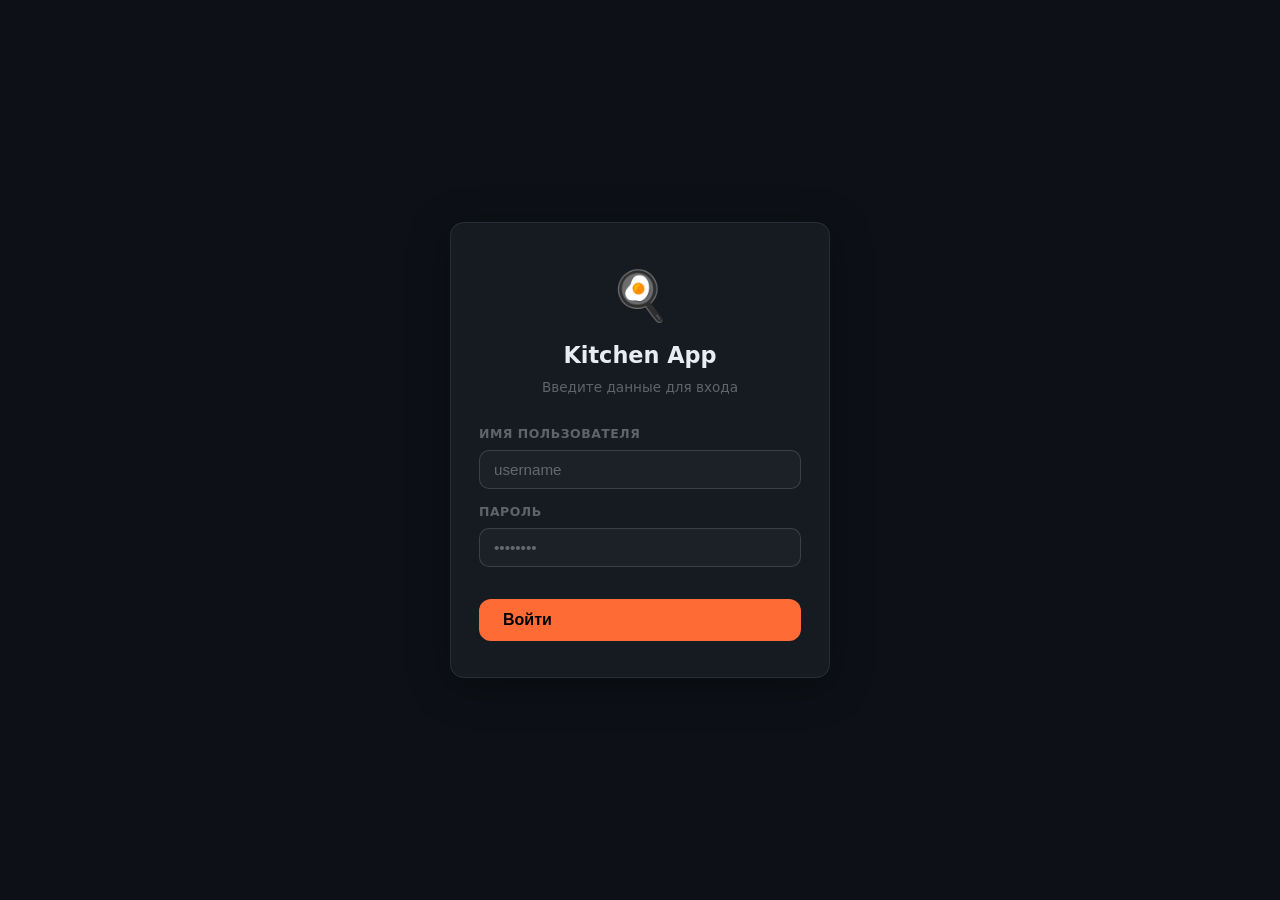
<file: login.html>
<!DOCTYPE html>
<html lang="ru" dir="ltr">
<head>
  <meta charset="UTF-8" />
  <meta name="viewport" content="width=device-width, initial-scale=1.0" />
  <title>Kitchen App — Login</title>
  <link rel="stylesheet" href="css/app.css" />
  <style>
    body { display: flex; flex-direction: column; align-items: center; justify-content: center; min-height: 100vh; }
    .login-card {
      width: 100%; max-width: 380px;
      background: var(--bg2); border: 1px solid var(--border);
      border-radius: var(--radius); padding: 36px 28px;
      box-shadow: 0 8px 40px rgba(0,0,0,.4);
    }
    .login-logo { font-size: 3rem; text-align: center; margin-bottom: 8px; }
    .login-title { font-size: 1.4rem; font-weight: 800; text-align: center; margin-bottom: 4px; }
    .login-sub   { font-size: .85rem; color: var(--text3); text-align: center; margin-bottom: 28px; }
    .err-msg { color: var(--danger); font-size: .85rem; margin-top: 10px; text-align: center; display: none; }
  </style>
</head>
<body>

<div class="login-card">
  <div class="login-logo">🍳</div>
  <div class="login-title">Kitchen App</div>
  <div class="login-sub">Введите данные для входа</div>

  <div class="form-group">
    <label class="form-label">Имя пользователя</label>
    <input class="form-input" id="loginUser" type="text" autocomplete="username"
      placeholder="username" onkeydown="if(event.key==='Enter')focusPass()" />
  </div>
  <div class="form-group">
    <label class="form-label">Пароль</label>
    <input class="form-input" id="loginPass" type="password" autocomplete="current-password"
      id="loginPass" placeholder="••••••••" onkeydown="if(event.key==='Enter')doLogin()" />
  </div>

  <div class="err-msg" id="loginErr">Неверное имя пользователя или пароль</div>

  <button class="btn btn-primary btn-lg" style="width:100%;margin-top:18px;" onclick="doLogin()" id="loginBtn">
    Войти
  </button>
</div>

<script src="js/settings.js"></script>
<script>
SETTINGS.applyAppearance();
const redirect = new URLSearchParams(location.search).get('redirect') || 'index.html';

// Already logged in → skip
if (SETTINGS.getCurrentUser()) location.replace(redirect);

function focusPass() { document.getElementById('loginPass').focus(); }

function doLogin() {
  const user = document.getElementById('loginUser').value.trim();
  const pass = document.getElementById('loginPass').value;
  const errEl = document.getElementById('loginErr');
  const btn   = document.getElementById('loginBtn');

  if (!user || !pass) { errEl.style.display = ''; return; }

  btn.disabled = true;
  btn.textContent = '...';

  if (SETTINGS.loginUser(user, pass)) {
    errEl.style.display = 'none';
    location.replace(redirect);
  } else {
    errEl.style.display = '';
    btn.disabled = false;
    btn.textContent = 'Войти';
    document.getElementById('loginPass').value = '';
    document.getElementById('loginPass').focus();
  }
}
</script>
</body>
</html>
</file>
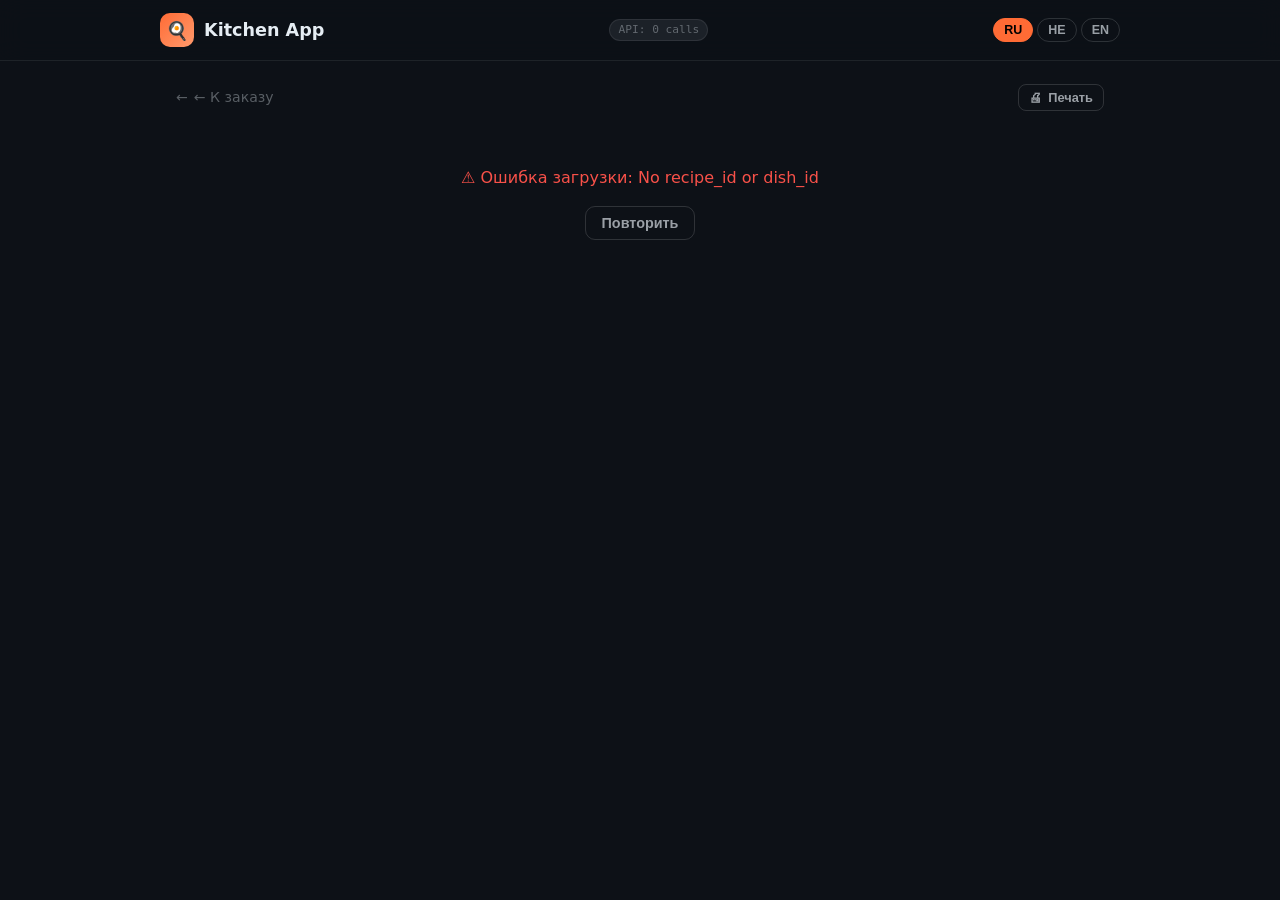
<file: recipe.html>
<!DOCTYPE html>
<html lang="ru" dir="ltr">
<head>
  <meta charset="UTF-8" />
  <meta name="viewport" content="width=device-width, initial-scale=1.0" />
  <title>Kitchen App — Recipe</title>
  <link rel="stylesheet" href="css/app.css" />
  <script src="js/settings.js"></script>
  <script>
    (function () {
      if (SETTINGS.get('requireLogin') && !SETTINGS.getCurrentUser()) {
        document.documentElement.style.visibility = 'hidden';
        location.replace('login.html?redirect=' + encodeURIComponent(location.href));
      } else {
        SETTINGS.applyAppearance();
      }
    })();
  </script>
  <style>
    .calc-qty { font-size:1.05rem; font-weight:900; color:var(--primary); }
    .base-qty { font-size:.68rem; color:var(--text3); display:block; margin-top:1px; }
    .sub-recipe-header {
      padding:12px 18px;
      border-bottom:1px solid var(--border);
      display:flex; align-items:center; gap:12px;
      background:var(--bg3);
    }
    .sub-recipe-title { font-weight:800; font-size:1rem; }
    .sub-recipe-notes { font-size:.75rem; color:var(--text3); margin-top:2px; }
    @media print {
      .no-print, .app-header { display:none!important; }
      body { background:#fff; color:#000; }
      .calc-qty { color:#c04010!important; }
      .recipe-hero { background:#f5f5f5!important; border:1px solid #ccc!important; }
      .multiplier-badge { background:#ff6b35!important; }
    }
  </style>
</head>
<body>

<header class="app-header no-print">
  <div class="app-header-inner">
    <a class="app-logo" href="index.html">
      <div class="app-logo-icon">🍳</div>
      <span>Kitchen App</span>
    </a>
    <span id="apiCallCounter">API: 0 calls</span>
    <div class="lang-switcher">
      <button class="lang-btn" data-lang="ru" onclick="I18N.set('ru')">RU</button>
      <button class="lang-btn" data-lang="he" onclick="I18N.set('he')">HE</button>
      <button class="lang-btn" data-lang="en" onclick="I18N.set('en')">EN</button>
    </div>
  </div>
</header>

<main class="app-wrap">
  <div class="no-print" style="display:flex;align-items:center;justify-content:space-between;margin-top:8px;">
    <a id="backLink" href="index.html" class="nav-back">← <span data-i18n="backOrder">К заказу</span></a>
    <button class="btn btn-ghost btn-sm" onclick="window.print()">🖨 <span data-i18n="printPage">Печать</span></button>
  </div>

  <div id="pageContent">
    <div class="loader"><div class="spinner"></div><span data-i18n="loading">Загрузка...</span></div>
  </div>
</main>

<script src="config.js"></script>
<script src="js/api.js"></script>
<script src="js/i18n.js"></script>
<script>
// URL params
//   Simple path:  recipe_id + ratio + qty
//   Complex path: dish_id + qty
const p         = new URLSearchParams(location.search);
const RECIPE_ID   = p.get('recipe_id');   // simple path
const DISH_ID     = p.get('dish_id');     // complex path
const ITEM_ID     = p.get('item_id');
const QTY         = parseFloat(p.get('qty') || '0');
const RATIO       = parseFloat(p.get('ratio') || '1') || 1;
const ORDER_ID    = p.get('order_id');
const DISH_NAME   = decodeURIComponent(p.get('dish_name') || '');
const DISH_STATUS = decodeURIComponent(p.get('dish_status') || '');
const BACK_URL    = p.get('back') || null;  // custom back link (e.g. from production.html)

let _cachedData = null;

document.addEventListener('DOMContentLoaded', () => {
  I18N.apply();
  if (ORDER_ID)   document.getElementById('backLink').href = `order.html?id=${ORDER_ID}`;
  else if (BACK_URL) document.getElementById('backLink').href = BACK_URL;
  if (!RECIPE_ID && !DISH_ID) { showError('No recipe_id or dish_id'); return; }
  loadRecipe();
  window._rerender = () => { if (_cachedData) render(_cachedData); I18N.apply(); };
});

// ── Load ──
// Simple:  2 API calls (recipe + BOM)
// Complex: 4 API calls (dish + composite + recipes + BOM)
async function loadRecipe() {
  API.resetPageCounter();
  try {
    if (RECIPE_ID) {
      // ── Simple path ──
      const recipe   = await API.getOne(CONFIG.TABLES.RECIPES, RECIPE_ID);      // call 1
      const bomIds   = linkedIds(recipe, CONFIG.FIELDS.RECIPE_BOM);
      const bomRaw   = bomIds.length
        ? await API.getByIds(CONFIG.TABLES.BOM, bomIds)                          // call 2
        : [];
      // Re-sort to preserve linked-field order
      const _bomById  = Object.fromEntries(bomRaw.map(b => [b.id, b]));
      const bomItems  = bomIds.map(id => _bomById[id]).filter(Boolean);
      _cachedData = { mode: 'simple', recipe, bomItems, ratio: RATIO };
      render(_cachedData);

    } else if (DISH_ID) {
      // ── Complex path ──
      const dish         = await API.getOne(CONFIG.TABLES.DISHES, DISH_ID);     // call 1
      const compositeIds = linkedIds(dish, CONFIG.FIELDS.DISH_COMPOSITE);

      if (!compositeIds.length) {
        // Fallback: complex dish with no composite rows → try direct recipe
        const recipeId = linkedId(dish, CONFIG.FIELDS.DISH_RECIPE);
        const ratio    = parseFloat(field(dish, CONFIG.FIELDS.DISH_RATIO) || '1') || 1;
        if (recipeId) {
          const recipe      = await API.getOne(CONFIG.TABLES.RECIPES, recipeId);
          const bomIds2     = linkedIds(recipe, CONFIG.FIELDS.RECIPE_BOM);
          const bomRaw2     = bomIds2.length ? await API.getByIds(CONFIG.TABLES.BOM, bomIds2) : [];
          const _bomById2   = Object.fromEntries(bomRaw2.map(b => [b.id, b]));
          const bomItems    = bomIds2.map(id => _bomById2[id]).filter(Boolean);
          _cachedData = { mode: 'simple', recipe, bomItems, ratio };
          render(_cachedData);
        } else {
          showError('No composite rows and no recipe found in dish');
        }
        return;
      }

      const compositeRows = await API.getByIds(CONFIG.TABLES.COMPOSITE, compositeIds); // call 2

      // Batch-load all recipes from composite rows
      const recipeIds = [...new Set(
        compositeRows.map(cr => linkedId(cr, CONFIG.FIELDS.COMPOSITE_RECIPE)).filter(Boolean)
      )];
      const recipes   = recipeIds.length
        ? await API.getByIds(CONFIG.TABLES.RECIPES, recipeIds)                   // call 3
        : [];
      const recipeMap = Object.fromEntries(recipes.map(r => [r.id, r]));

      // Batch-load all BOM items from all recipes
      const allBomIds = [...new Set(recipes.flatMap(r => linkedIds(r, CONFIG.FIELDS.RECIPE_BOM)))];
      const bomItems  = allBomIds.length
        ? await API.getByIds(CONFIG.TABLES.BOM, allBomIds)                       // call 4
        : [];
      const bomMap    = Object.fromEntries(bomItems.map(b => [b.id, b]));

      _cachedData = { mode: 'complex', dish, compositeRows, recipeMap, bomMap };
      render(_cachedData);
    }
  } catch (err) {
    showError(err.message);
  }
}

// ── Dispatch ──
function render(data) {
  if (data.mode === 'simple') renderSimple(data);
  else                        renderComplex(data);
  I18N.apply();
}

// ── Simple recipe ──
function renderSimple({ recipe, bomItems, ratio }) {
  const dishName   = DISH_NAME || firstVal(recipe, CONFIG.FIELDS.RECIPE_NAME) || field(recipe, 'Name') || RECIPE_ID;
  const multiplier = QTY ? QTY * ratio : ratio;
  const multStr    = fmtMult(multiplier);

  const kosherNote   = firstVal(recipe, CONFIG.FIELDS.RECIPE_KOSHER_NOTE) || '';
  const equipmentRaw = firstVal(recipe, CONFIG.FIELDS.RECIPE_EQUIPMENT) || '';
  const isDone       = ITEM_ID ? PROGRESS.isDone(ITEM_ID) : false;
  const doneTime     = ITEM_ID ? PROGRESS.getTime(ITEM_ID) : null;

  document.title = `${dishName} ×${multStr} — Kitchen App`;

  const html = `
    <div class="recipe-hero">
      <div style="flex:1;min-width:0;">
        <div style="font-size:.75rem;color:var(--primary2);text-transform:uppercase;letter-spacing:2px;margin-bottom:6px;" data-i18n="recipe">${t('recipe')}</div>
        <div class="recipe-hero-title">${escHtml(dishName)}${statusBadgeHtml(DISH_STATUS)}</div>
        <div style="margin-top:10px;font-size:.85rem;color:var(--text3);">
          ${t('orderedPortions')}: <strong style="color:var(--text)">${QTY}</strong> ${t('portions')}
          ${ratio !== 1 ? `<span style="margin-inline-start:6px;opacity:.7;">× ${ratio} ratio</span>` : ''}
        </div>
      </div>
      <div class="multiplier-badge">
        <div class="mult-x">×${multStr}</div>
        <div class="mult-label">${t('multiplier').toUpperCase()}</div>
      </div>
    </div>

    ${statusWarningHtml(DISH_STATUS)}

    <div class="formula-box">
      ${QTY} ${t('portions')}${ratio !== 1 ? ` × ${ratio} ratio` : ''} → ×${multStr}
    </div>

    ${kosherNote ? `
    <div class="kosher-block">
      <div class="kosher-block-icon">⚠️</div>
      <div class="kosher-block-text">
        <div class="title" data-i18n="kosherNote">${t('kosherNote')}</div>
        <div class="body">${escHtml(kosherNote)}</div>
      </div>
    </div>` : ''}

    ${equipmentRaw ? `
    <div style="margin:10px 0 14px;">
      <div style="font-size:.75rem;color:var(--text3);text-transform:uppercase;margin-bottom:6px;" data-i18n="equipment">ציוד</div>
      <div style="display:flex;flex-wrap:wrap;gap:8px;">
        ${equipmentRaw.split(/[,;،]/).map(e=>e.trim()).filter(Boolean)
          .map(e=>`<span style="background:var(--bg3);border:1px solid var(--border2);border-radius:8px;padding:4px 12px;font-size:.85rem;">🔧 ${escHtml(e)}</span>`).join('')}
      </div>
    </div>` : ''}

    <div class="section-header">
      <h2 data-i18n="ingredients">${t('ingredients')}</h2>
      <span style="font-size:.8rem;color:var(--text3);">${bomItems.length} ${t('items')}</span>
    </div>

    ${renderBomTable(bomItems, multiplier, QTY, ratio)}

    ${ITEM_ID ? `
    <div id="chefSection" style="margin-top:20px;">
      ${isDone ? doneBanner(doneTime) : `<button class="mark-done-btn" onclick="toggleDone()">✓ ${t('markDone')}</button>`}
    </div>` : ''}
  `;

  document.getElementById('pageContent').innerHTML = html;
}

// ── Complex recipe ──
function renderComplex({ dish, compositeRows, recipeMap, bomMap }) {
  const dishName = DISH_NAME || field(dish, CONFIG.FIELDS.DISH_NAME) || field(dish, 'Name') || DISH_ID;
  const isDone   = ITEM_ID ? PROGRESS.isDone(ITEM_ID) : false;
  const doneTime = ITEM_ID ? PROGRESS.getTime(ITEM_ID) : null;

  document.title = `${dishName} ×${QTY} — Kitchen App`;

  const sectionsHtml = compositeRows.map(cr => {
    const subRatio = parseFloat(field(cr, CONFIG.FIELDS.COMPOSITE_RATIO) || '0') || 0;
    const subMult  = QTY ? QTY * subRatio : subRatio;
    const subStr   = fmtMult(subMult);
    const crNotes  = field(cr, CONFIG.FIELDS.COMPOSITE_NOTES) || '';

    const recipeId = linkedId(cr, CONFIG.FIELDS.COMPOSITE_RECIPE);
    const recipe   = recipeMap[recipeId];
    if (!recipe) return `<div style="padding:12px;color:var(--danger);">⚠️ Recipe not found for composite row</div>`;

    const recipeName = firstVal(recipe, CONFIG.FIELDS.RECIPE_NAME) || field(recipe, 'Name') || recipeId;
    const kosherNote = firstVal(recipe, CONFIG.FIELDS.RECIPE_KOSHER_NOTE) || '';
    const bomIds     = linkedIds(recipe, CONFIG.FIELDS.RECIPE_BOM);
    const bomItems   = bomIds.map(id => bomMap[id]).filter(Boolean);

    return `
    <div class="card" style="overflow:hidden;margin-bottom:14px;">
      <div class="sub-recipe-header">
        <div style="flex:1;">
          <div class="sub-recipe-title">${escHtml(recipeName)}</div>
          ${crNotes    ? `<div class="sub-recipe-notes">📝 ${escHtml(crNotes)}</div>` : ''}
          ${kosherNote ? `<div class="sub-recipe-notes" style="color:var(--warning);">⚠️ ${escHtml(kosherNote)}</div>` : ''}
        </div>
        <div class="multiplier-badge" style="flex-shrink:0;">
          <div class="mult-x">×${subStr}</div>
          <div class="mult-label">${QTY}×${subRatio}</div>
        </div>
      </div>
      ${renderBomTable(bomItems, subMult, QTY, subRatio)}
    </div>`;
  }).join('');

  const html = `
    <div class="recipe-hero">
      <div style="flex:1;min-width:0;">
        <div style="font-size:.75rem;color:#4a9eff;text-transform:uppercase;letter-spacing:2px;margin-bottom:6px;" data-i18n="complexRecipe">${t('complexRecipe')}</div>
        <div class="recipe-hero-title">${escHtml(dishName)}${statusBadgeHtml(DISH_STATUS)}</div>
        <div style="margin-top:10px;font-size:.85rem;color:var(--text3);">
          ${t('orderedPortions')}: <strong style="color:var(--text)">${QTY}</strong> ${t('portions')}
          · ${compositeRows.length} ${t('subRecipes')}
        </div>
      </div>
      <div class="multiplier-badge">
        <div class="mult-x">×${QTY}</div>
        <div class="mult-label">${t('multiplier').toUpperCase()}</div>
      </div>
    </div>

    ${statusWarningHtml(DISH_STATUS)}

    <div class="section-header">
      <h2>${t('ingredients')}</h2>
      <span style="font-size:.8rem;color:var(--text3);">${compositeRows.length} ${t('subRecipes')}</span>
    </div>

    ${sectionsHtml}

    ${ITEM_ID ? `
    <div id="chefSection" style="margin-top:20px;">
      ${isDone ? doneBanner(doneTime) : `<button class="mark-done-btn" onclick="toggleDone()">✓ ${t('markDone')}</button>`}
    </div>` : ''}
  `;

  document.getElementById('pageContent').innerHTML = html;
}

// ── BOM table (shared) ──
function renderBomTable(bomItems, multiplier, qty, ratio) {
  if (!bomItems.length) {
    return `<div class="card"><div class="empty-state" style="padding:24px;"><p>${t('noIngredients')}</p></div></div>`;
  }
  return `
  <div class="card" style="overflow:hidden;margin-bottom:12px;">
    <table class="ingredients-table">
      <thead>
        <tr>
          <th data-i18n="ingredient">${t('ingredient')}</th>
          <th data-i18n="brutto">${t('brutto')}</th>
          <th>Нетто до</th>
          <th>Нетто после</th>
          <th data-i18n="unit">${t('unit')}</th>
        </tr>
      </thead>
      <tbody>
        ${bomItems.map(bom => renderIngredient(bom, multiplier, qty, ratio)).join('')}
      </tbody>
    </table>
  </div>`;
}

// ── Single ingredient row ──
function renderIngredient(bom, multiplier, qty, ratio) {
  const nameLookup = field(bom, CONFIG.FIELDS.BOM_NAME);
  const name = (Array.isArray(nameLookup) ? nameLookup[0] : nameLookup)
    || field(bom, CONFIG.FIELDS.BOM_NAME_TEXT)
    || field(bom, 'Name') || '—';

  const baseQty       = parseFloat(field(bom, CONFIG.FIELDS.BOM_QTY)                                              || 0) || null;
  // Try full field name first, fallback to short name (field name may vary between Airtable bases)
  const baseNetBefore = parseFloat(field(bom, CONFIG.FIELDS.BOM_NETTO_BEFORE) ?? field(bom, 'Нетто до т/о')      ?? 0) || null;
  const baseNetAfter  = parseFloat(field(bom, CONFIG.FIELDS.BOM_NETTO_AFTER)  ?? field(bom, 'Нетто после т/о')   ?? 0) || null;
  const notes         = field(bom, CONFIG.FIELDS.BOM_NOTES) || '';

  // Unit: lookup field → firstVal + trim
  const unitRaw = firstVal(bom, CONFIG.FIELDS.BOM_UNIT) || field(bom, CONFIG.FIELDS.BOM_UNIT) || '';
  const unit = String(unitRaw).trim();

  const calcQty       = baseQty       ? baseQty       * multiplier : null;
  const calcNetBefore = baseNetBefore ? baseNetBefore * multiplier : null;
  const calcNetAfter  = baseNetAfter  ? baseNetAfter  * multiplier : null;

  // Show breakdown only when ratio ≠ 1
  const calcNote = qty && ratio !== 1
    ? `1 ${t('portion')} = ${fmtQ(baseQty)} | ×${qty} × ${ratio}`
    : `1 ${t('portion')} = ${fmtQ(baseQty)}`;

  function qtyCell(base, calc) {
    if (calc === null) return '<td>—</td>';
    return `<td>
      <span class="calc-qty">${fmtQ(calc)}</span>
      ${base ? `<span class="base-qty">${calcNote}</span>` : ''}
    </td>`;
  }

  return `
  <tr>
    <td>${escHtml(name)}${notes ? `<br><span style="font-size:.7rem;color:var(--text3);">${escHtml(notes)}</span>` : ''}</td>
    ${qtyCell(baseQty, calcQty)}
    ${qtyCell(baseNetBefore, calcNetBefore)}
    ${qtyCell(baseNetAfter, calcNetAfter)}
    <td>${escHtml(unit)}</td>
  </tr>`;
}

// ── Mark done ──
function doneBanner(time) {
  return `<div class="all-done-banner" style="display:flex;align-items:center;gap:12px;justify-content:center;">
    ✓ ${t('done')} ${time ? `— ${t('preparedAt')} ${time}` : ''}
    <button class="btn btn-ghost btn-sm" onclick="toggleDone()">${t('markUndone')}</button>
  </div>`;
}

async function toggleDone() {
  if (!ITEM_ID) return;
  const newDone = !PROGRESS.isDone(ITEM_ID);
  await PROGRESS.setDone(ITEM_ID, newDone);
  const time    = PROGRESS.getTime(ITEM_ID);
  const section = document.getElementById('chefSection');
  if (!section) return;
  section.innerHTML = newDone
    ? doneBanner(time)
    : `<button class="mark-done-btn" onclick="toggleDone()">✓ ${t('markDone')}</button>`;
}

// ── Format helpers ──
function fmtQ(q) {
  if (q === null || q === undefined || isNaN(q) || q === 0) return '—';
  if (q >= 100) return Math.round(q).toString();
  if (q >= 10)  return parseFloat(q.toFixed(1)).toString();
  return parseFloat(q.toFixed(3)).toString();
}

function fmtMult(m) {
  if (!m) return '0';
  if (Number.isInteger(m)) return String(m);
  return parseFloat(m.toFixed(3)).toString();
}

// ── Status helpers ──
function statusColor(s) {
  if (!s) return 'gray';
  const low = s.toLowerCase();
  if (/פעיל|active|approved|מאושר/.test(low)) return 'green';
  if (/בפיתוח|develop|test|טסט|בדיקה|review|ניסוי/.test(low)) return 'yellow';
  if (/לא|inactive|ארכי|בוטל|cancel/.test(low)) return 'red';
  if (/חדש|new|draft|טיוטה/.test(low)) return 'blue';
  return 'gray';
}

function statusBadgeHtml(s) {
  if (!s) return '';
  const clsMap = { green:'badge-green', yellow:'badge-yellow', red:'badge-red', blue:'badge-blue', gray:'badge-gray' };
  const cls = clsMap[statusColor(s)] || 'badge-gray';
  return `<span class="badge ${cls}" style="font-size:.72rem;vertical-align:middle;margin-inline-start:8px;">${escHtml(s)}</span>`;
}

function statusWarningHtml(s) {
  if (!s || statusColor(s) === 'green' || statusColor(s) === 'gray') return '';
  const colorMap = { yellow: 'var(--warning)', red: 'var(--danger)', blue: 'var(--blue)' };
  const bgMap    = { yellow: 'rgba(210,153,34,0.07)', red: 'rgba(248,81,73,0.07)', blue: 'rgba(88,166,255,0.07)' };
  const bdMap    = { yellow: 'rgba(210,153,34,0.3)', red: 'rgba(248,81,73,0.3)', blue: 'rgba(88,166,255,0.3)' };
  const c = statusColor(s);
  return `<div style="background:${bgMap[c]};border:1px solid ${bdMap[c]};border-radius:10px;padding:10px 16px;margin:10px 0;font-size:.85rem;color:${colorMap[c]};display:flex;gap:10px;align-items:center;">
    <span style="font-size:1.2rem;">⚠️</span>
    <span><strong>סטטוס מתכון: ${escHtml(s)}</strong> — ייתכן שיש שינויים שממתינים לאישור.</span>
  </div>`;
}

function showError(msg) {
  document.getElementById('pageContent').innerHTML = `
    <div class="error-state">
      <p>⚠️ ${t('errorLoad')}: ${escHtml(msg)}</p>
      <button class="btn btn-ghost" onclick="loadRecipe()">${t('retry')}</button>
    </div>`;
}

function escHtml(s) {
  return String(s ?? '').replace(/&/g,'&amp;').replace(/</g,'&lt;').replace(/>/g,'&gt;').replace(/"/g,'&quot;');
}
</script>
</body>
</html>
</file>
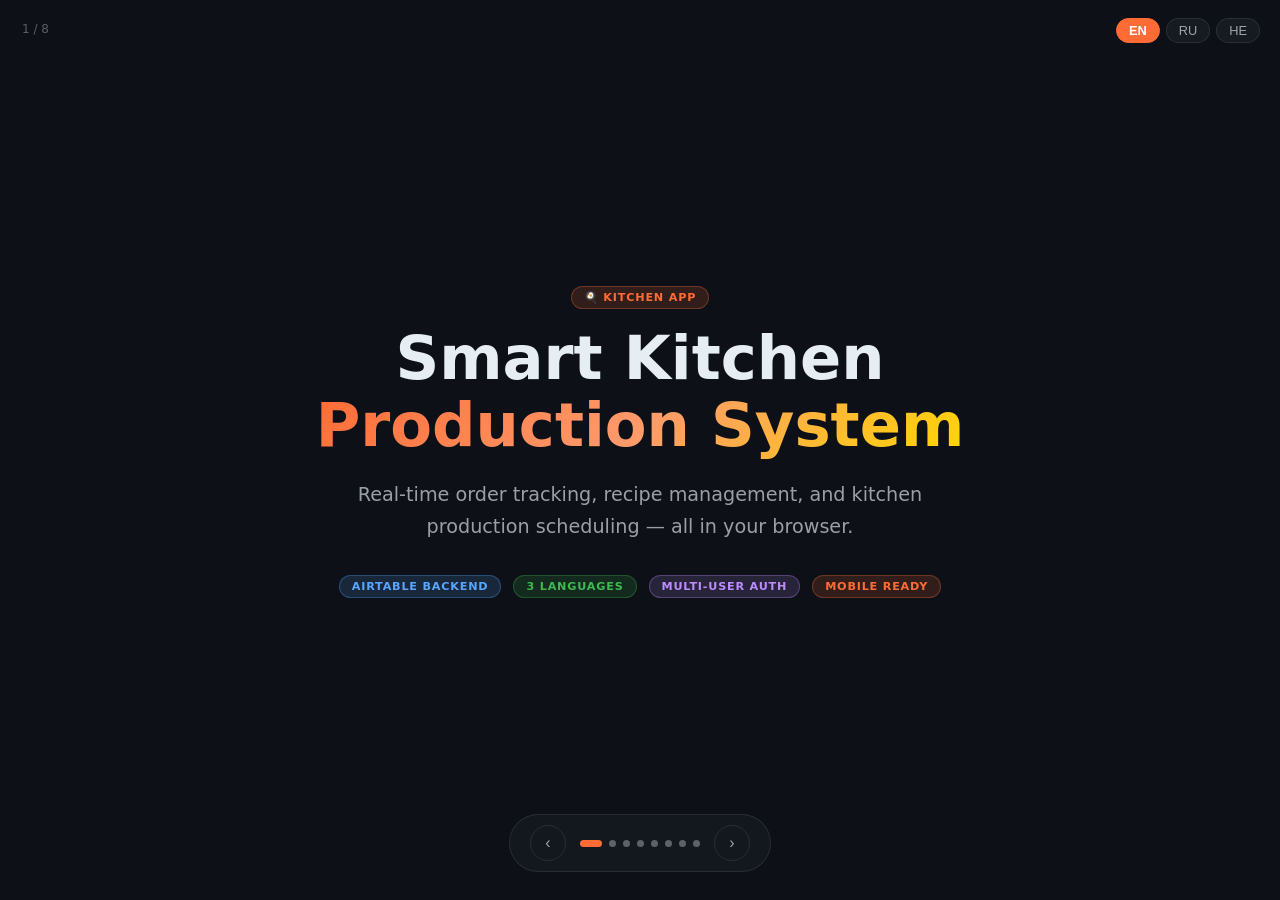
<file: showcase.html>
<!DOCTYPE html>
<html lang="en" dir="ltr">
<head>
  <meta charset="UTF-8" />
  <meta name="viewport" content="width=device-width, initial-scale=1.0" />
  <title>Kitchen App — Showcase</title>
  <style>
    :root {
      --bg:      #0D1117;
      --bg2:     #161B22;
      --bg3:     #1C2128;
      --border:  rgba(255,255,255,0.09);
      --primary: #FF6B35;
      --p2:      #FF9A6C;
      --text:    #E6EDF3;
      --text2:   rgba(230,237,243,0.65);
      --text3:   rgba(230,237,243,0.35);
      --success: #3FB950;
      --blue:    #58A6FF;
      --purple:  #BC8CFF;
      --yellow:  #D29922;
    }
    *, *::before, *::after { box-sizing: border-box; margin: 0; padding: 0; }
    html, body { width: 100%; height: 100%; overflow: hidden; background: var(--bg); color: var(--text); font-family: 'Segoe UI', system-ui, sans-serif; }

    /* ── Slides container ── */
    .slides { width: 100%; height: 100%; position: relative; overflow: hidden; }
    .slide {
      position: absolute; inset: 0; display: flex; flex-direction: column;
      align-items: center; justify-content: center;
      padding: 40px 32px; opacity: 0; pointer-events: none;
      transition: opacity .5s ease, transform .5s ease;
      transform: translateX(60px);
      text-align: center;
    }
    .slide.active   { opacity: 1; pointer-events: all; transform: translateX(0); }
    .slide.prev-out { opacity: 0; transform: translateX(-60px); }

    /* ── Navigation ── */
    .nav {
      position: fixed; bottom: 28px; left: 50%; transform: translateX(-50%);
      display: flex; align-items: center; gap: 14px; z-index: 100;
      background: rgba(22,27,34,.85); backdrop-filter: blur(12px);
      border: 1px solid var(--border); border-radius: 40px; padding: 10px 20px;
    }
    .nav-btn {
      background: none; border: 1px solid var(--border); color: var(--text2);
      border-radius: 50%; width: 36px; height: 36px; cursor: pointer;
      font-size: 1rem; display: flex; align-items: center; justify-content: center;
      transition: all .2s;
    }
    .nav-btn:hover { background: var(--primary); border-color: var(--primary); color: #fff; }
    .dots { display: flex; gap: 7px; }
    .dot {
      width: 7px; height: 7px; border-radius: 50%; background: var(--text3);
      cursor: pointer; transition: all .25s;
    }
    .dot.active { background: var(--primary); width: 22px; border-radius: 4px; }

    /* ── Lang switcher ── */
    .lang-bar {
      position: fixed; top: 18px; right: 20px; display: flex; gap: 6px; z-index: 100;
    }
    .lang-bar button {
      background: var(--bg2); border: 1px solid var(--border); color: var(--text2);
      border-radius: 20px; padding: 4px 12px; font-size: .8rem; cursor: pointer;
      transition: all .2s;
    }
    .lang-bar button.active { background: var(--primary); color: #fff; border-color: var(--primary); font-weight: 700; }

    /* ── Slide counter ── */
    .slide-counter {
      position: fixed; top: 22px; left: 22px; font-size: .75rem; color: var(--text3); z-index: 100;
    }

    /* ── Common elements ── */
    .tag {
      display: inline-block; font-size: .7rem; font-weight: 700; letter-spacing: .8px;
      text-transform: uppercase; padding: 4px 12px; border-radius: 20px;
      margin-bottom: 16px;
    }
    .tag-orange { background: rgba(255,107,53,.15); color: var(--primary); border: 1px solid rgba(255,107,53,.3); }
    .tag-blue   { background: rgba(88,166,255,.15);  color: var(--blue);    border: 1px solid rgba(88,166,255,.3); }
    .tag-green  { background: rgba(63,185,80,.15);   color: var(--success); border: 1px solid rgba(63,185,80,.3); }
    .tag-purple { background: rgba(188,140,255,.15); color: var(--purple);  border: 1px solid rgba(188,140,255,.3); }

    h1.hero { font-size: clamp(2rem, 6vw, 3.8rem); font-weight: 900; line-height: 1.1; }
    h2.slide-title { font-size: clamp(1.5rem, 4vw, 2.4rem); font-weight: 800; margin-bottom: 12px; }
    p.lead { font-size: clamp(.95rem, 2vw, 1.2rem); color: var(--text2); line-height: 1.65; max-width: 640px; }

    .gradient-text {
      background: linear-gradient(135deg, var(--primary), var(--p2), #FFD700);
      -webkit-background-clip: text; -webkit-text-fill-color: transparent;
      background-clip: text;
    }

    /* ── Feature grid ── */
    .feat-grid {
      display: grid; grid-template-columns: repeat(auto-fit, minmax(200px, 1fr));
      gap: 16px; width: 100%; max-width: 800px; margin-top: 28px; text-align: start;
    }
    .feat-card {
      background: var(--bg2); border: 1px solid var(--border);
      border-radius: 14px; padding: 20px 18px;
      display: flex; flex-direction: column; gap: 8px;
      transition: border-color .2s, transform .2s;
    }
    .feat-card:hover { border-color: var(--primary); transform: translateY(-3px); }
    .feat-icon { font-size: 1.6rem; }
    .feat-title { font-size: .95rem; font-weight: 700; }
    .feat-desc { font-size: .8rem; color: var(--text2); line-height: 1.5; }

    /* ── Screen mockup ── */
    .mockup-wrap {
      display: flex; gap: 24px; align-items: flex-start; max-width: 900px; width: 100%; margin-top: 24px;
    }
    .phone-frame {
      width: 200px; flex-shrink: 0; background: var(--bg2); border: 1.5px solid var(--border);
      border-radius: 28px; overflow: hidden; box-shadow: 0 20px 60px rgba(0,0,0,.5);
    }
    .phone-screen { padding: 12px; }
    .desktop-frame {
      flex: 1; background: var(--bg2); border: 1.5px solid var(--border);
      border-radius: 14px; overflow: hidden; box-shadow: 0 20px 60px rgba(0,0,0,.5);
    }
    .desktop-bar {
      background: var(--bg3); padding: 8px 14px;
      display: flex; gap: 6px; align-items: center; border-bottom: 1px solid var(--border);
    }
    .win-dot { width: 10px; height: 10px; border-radius: 50%; }

    /* ── Mini UI components ── */
    .mini-header {
      background: var(--bg3); padding: 8px 12px;
      display: flex; align-items: center; gap: 8px; font-size: .7rem; font-weight: 700;
      border-bottom: 1px solid var(--border);
    }
    .mini-logo { font-size: .85rem; }
    .mini-badge {
      display: inline-flex; align-items: center; gap: 4px; font-size: .65rem;
      padding: 2px 8px; border-radius: 10px;
    }
    .mini-card {
      background: var(--bg3); border: 1px solid var(--border); border-radius: 10px;
      padding: 10px; margin: 6px 0; font-size: .7rem;
    }
    .mini-card-title { font-weight: 700; font-size: .75rem; margin-bottom: 4px; }
    .mini-prog { height: 4px; background: var(--bg); border-radius: 2px; margin-top: 6px; }
    .mini-prog-fill { height: 100%; border-radius: 2px; background: var(--primary); }
    .mini-stat-row { display: flex; gap: 8px; margin: 8px 0; }
    .mini-stat { flex: 1; background: var(--bg3); border-radius: 8px; padding: 6px; text-align: center; }
    .mini-stat-val { font-size: .85rem; font-weight: 900; color: var(--primary); }
    .mini-stat-lbl { font-size: .55rem; color: var(--text3); }
    .mini-row { display: flex; justify-content: space-between; align-items: center; padding: 4px 0; border-bottom: 1px solid var(--border); }
    .mini-btn { background: var(--primary); color: #fff; border: none; border-radius: 6px; padding: 5px 10px; font-size: .65rem; font-weight: 700; cursor: default; }
    .mini-green { color: var(--success); }
    .mini-orange { color: var(--primary); }

    /* ── Flow chart ── */
    .flow { display: flex; align-items: center; gap: 0; flex-wrap: wrap; justify-content: center; margin: 28px 0; max-width: 700px; }
    .flow-node {
      background: var(--bg2); border: 1px solid var(--border);
      border-radius: 12px; padding: 12px 18px; font-size: .85rem; font-weight: 600;
      white-space: nowrap;
    }
    .flow-arrow { font-size: 1.2rem; color: var(--primary); margin: 0 6px; }

    /* ── Role cards ── */
    .role-grid { display: flex; gap: 20px; flex-wrap: wrap; justify-content: center; margin-top: 24px; max-width: 700px; }
    .role-card {
      background: var(--bg2); border: 1px solid var(--border); border-radius: 16px;
      padding: 24px 28px; flex: 1; min-width: 220px; text-align: start;
    }
    .role-icon { font-size: 2rem; margin-bottom: 10px; }
    .role-title { font-size: 1.05rem; font-weight: 800; margin-bottom: 8px; }
    .role-list { list-style: none; display: flex; flex-direction: column; gap: 5px; }
    .role-list li { font-size: .82rem; color: var(--text2); display: flex; gap: 6px; }
    .role-list li::before { content: '✓'; color: var(--success); font-weight: 700; flex-shrink: 0; }

    /* ── Lang layers ── */
    [data-lang] { display: none; }
    .lang-en [data-lang="en"],
    .lang-ru [data-lang="ru"],
    .lang-he [data-lang="he"] { display: block; }
    .lang-he { direction: rtl; }

    /* Mobile */
    @media (max-width: 600px) {
      .mockup-wrap { flex-direction: column; align-items: center; }
      .phone-frame { width: 100%; max-width: 300px; }
      .desktop-frame { width: 100%; }
      .feat-grid { grid-template-columns: 1fr 1fr; }
      .flow { gap: 4px; }
      .flow-node { font-size: .75rem; padding: 8px 12px; }
    }
  </style>
</head>
<body class="lang-en">

<div class="lang-bar">
  <button onclick="setLang('en')" class="active" id="lb-en">EN</button>
  <button onclick="setLang('ru')" id="lb-ru">RU</button>
  <button onclick="setLang('he')" id="lb-he">HE</button>
</div>
<div class="slide-counter" id="slideCounter">1 / 8</div>

<div class="slides" id="slides">

  <!-- ════ SLIDE 1 — HERO ════ -->
  <div class="slide active" id="s0">
    <div class="tag tag-orange">🍳 Kitchen App</div>
    <h1 class="hero">
      <span data-lang="en">Smart Kitchen<br><span class="gradient-text">Production System</span></span>
      <span data-lang="ru">Умная система<br><span class="gradient-text">управления кухней</span></span>
      <span data-lang="he">מערכת מטבח<br><span class="gradient-text">חכמה וממוחשבת</span></span>
    </h1>
    <p class="lead" style="margin-top:20px;">
      <span data-lang="en">Real-time order tracking, recipe management, and kitchen production scheduling — all in your browser.</span>
      <span data-lang="ru">Отслеживание заказов в реальном времени, управление рецептами и производственный план кухни — всё в браузере.</span>
      <span data-lang="he">מעקב הזמנות בזמן אמת, ניהול מתכונים ותזמון ייצור מטבח — הכל בדפדפן.</span>
    </p>
    <div style="display:flex;gap:12px;margin-top:32px;flex-wrap:wrap;justify-content:center;">
      <div class="tag tag-blue">Airtable backend</div>
      <div class="tag tag-green">3 languages</div>
      <div class="tag tag-purple">Multi-user auth</div>
      <div class="tag tag-orange">Mobile ready</div>
    </div>
  </div>

  <!-- ════ SLIDE 2 — DASHBOARD ════ -->
  <div class="slide" id="s1">
    <div class="tag tag-orange">
      <span data-lang="en">Dashboard</span>
      <span data-lang="ru">Дашборд</span>
      <span data-lang="he">לוח בקרה</span>
    </div>
    <h2 class="slide-title">
      <span data-lang="en">Today's Orders at a Glance</span>
      <span data-lang="ru">Заказы сегодня — одним взглядом</span>
      <span data-lang="he">הזמנות היום במבט אחד</span>
    </h2>

    <div class="mockup-wrap">
      <!-- Phone -->
      <div class="phone-frame">
        <div class="phone-screen">
          <div class="mini-header"><span class="mini-logo">🍳</span> Kitchen App
            <span style="margin-inline-start:auto;font-size:.6rem;color:var(--text3);">HE ▾</span>
          </div>
          <div style="padding:8px 0 4px;font-size:.7rem;font-weight:900;">
            <span data-lang="en">Today's Orders</span>
            <span data-lang="ru">Заказы на сегодня</span>
            <span data-lang="he">הזמנות היום</span>
          </div>
          <div class="mini-stat-row">
            <div class="mini-stat"><div class="mini-stat-val">7</div><div class="mini-stat-lbl">Orders</div></div>
            <div class="mini-stat"><div class="mini-stat-val">23</div><div class="mini-stat-lbl">Dishes</div></div>
            <div class="mini-stat"><div class="mini-stat-val mini-green">14</div><div class="mini-stat-lbl">Done</div></div>
          </div>
          <div class="mini-card">
            <div class="mini-card-title">🎂 Simmons Wedding · #142</div>
            <div style="color:var(--text3);font-size:.65rem;">📅 20.03.26 · 12 dishes · 📍 Tel Aviv</div>
            <div class="mini-prog"><div class="mini-prog-fill" style="width:75%"></div></div>
          </div>
          <div class="mini-card">
            <div class="mini-card-title">🏢 Corporate Lunch · #143</div>
            <div style="color:var(--text3);font-size:.65rem;">📅 20.03.26 · 8 dishes</div>
            <div class="mini-prog"><div class="mini-prog-fill" style="width:30%"></div></div>
          </div>
          <div class="mini-card" style="border-color:rgba(63,185,80,.3);">
            <div class="mini-card-title">🎉 Birthday Party · #144</div>
            <div style="font-size:.65rem;color:var(--success);">✓ All done</div>
          </div>
        </div>
      </div>

      <!-- Desktop -->
      <div class="desktop-frame">
        <div class="desktop-bar">
          <div class="win-dot" style="background:#ff5f57"></div>
          <div class="win-dot" style="background:#febc2e"></div>
          <div class="win-dot" style="background:#28c840"></div>
          <span style="font-size:.7rem;color:var(--text3);margin-inline-start:8px;">kitchen-app/index.html</span>
        </div>
        <div style="padding:16px;">
          <div class="mini-header" style="border-radius:8px;margin-bottom:12px;">
            🍳 Kitchen App
            <span style="margin-inline-start:auto;display:flex;gap:6px;font-size:.7rem;">
              <span style="color:var(--text3);">👤 admin</span>
              <span style="color:var(--primary);">⚙️</span>
            </span>
          </div>
          <div style="display:flex;justify-content:space-between;align-items:center;margin-bottom:10px;">
            <div style="font-size:.9rem;font-weight:900;">
              <span data-lang="en">Today's Orders</span>
              <span data-lang="ru">Заказы на сегодня</span>
              <span data-lang="he">הזמנות היום</span>
            </div>
            <div class="mini-btn">＋ New Order</div>
          </div>
          <div class="mini-stat-row">
            <div class="mini-stat"><div class="mini-stat-val">7</div><div class="mini-stat-lbl">Orders</div></div>
            <div class="mini-stat"><div class="mini-stat-val">23</div><div class="mini-stat-lbl">Dishes</div></div>
            <div class="mini-stat"><div class="mini-stat-val mini-green">14</div><div class="mini-stat-lbl">Done</div></div>
            <div class="mini-stat" style="flex:2;">
              <div style="font-size:.6rem;color:var(--text3);display:flex;justify-content:space-between;"><span>Progress</span><span style="color:var(--success);">61%</span></div>
              <div class="mini-prog" style="margin-top:4px;"><div class="mini-prog-fill" style="width:61%"></div></div>
            </div>
          </div>
          <div style="display:flex;gap:8px;margin-bottom:8px;">
            <input style="flex:1;background:var(--bg3);border:1px solid var(--border);border-radius:6px;padding:5px 8px;font-size:.7rem;color:var(--text2);" placeholder="Search orders…" />
            <input style="width:120px;background:var(--bg3);border:1px solid var(--border);border-radius:6px;padding:5px 8px;font-size:.7rem;color:var(--text2);" value="2026-03-20" />
          </div>
          <div class="mini-card" style="margin:4px 0;">
            <div style="display:flex;justify-content:space-between;">
              <span style="font-weight:700;">#142 · Simmons Wedding</span>
              <span class="mini-badge" style="background:rgba(210,153,34,.2);color:#D29922;">75%</span>
            </div>
          </div>
          <div class="mini-card" style="margin:4px 0;">
            <div style="display:flex;justify-content:space-between;">
              <span style="font-weight:700;">#143 · Corporate Lunch</span>
              <span class="mini-badge" style="background:rgba(230,237,243,.1);color:var(--text3);">In progress</span>
            </div>
          </div>
          <div class="mini-card" style="margin:4px 0;border-color:rgba(63,185,80,.3);">
            <div style="display:flex;justify-content:space-between;">
              <span style="font-weight:700;">#144 · Birthday Party</span>
              <span class="mini-badge" style="background:rgba(63,185,80,.15);color:var(--success);">✓ Done</span>
            </div>
          </div>
        </div>
      </div>
    </div>
  </div>

  <!-- ════ SLIDE 3 — ORDER DETAIL ════ -->
  <div class="slide" id="s2">
    <div class="tag tag-blue">
      <span data-lang="en">Order Detail</span>
      <span data-lang="ru">Состав заказа</span>
      <span data-lang="he">פירוט הזמנה</span>
    </div>
    <h2 class="slide-title">
      <span data-lang="en">Full Order View — Track Every Dish</span>
      <span data-lang="ru">Полный вид заказа — каждое блюдо под контролем</span>
      <span data-lang="he">תצוגת הזמנה מלאה — מעקב כל מנה</span>
    </h2>
    <p class="lead">
      <span data-lang="en">See delivery info, event notes, kosher requirements, weight per portion, and mark dishes as done — directly from the kitchen floor.</span>
      <span data-lang="ru">Информация о доставке, заметки к мероприятию, требования кошерности, вес порции и отметка готовности — прямо с кухни.</span>
      <span data-lang="he">פרטי משלוח, הערות לאירוע, דרישות כשרות, משקל למנה וסימון כהוכן — ישירות ממרצפת המטבח.</span>
    </p>

    <div class="feat-grid" style="margin-top:20px;">
      <div class="feat-card">
        <div class="feat-icon">📋</div>
        <div class="feat-title"><span data-lang="en">Order Info</span><span data-lang="ru">Данные заказа</span><span data-lang="he">פרטי הזמנה</span></div>
        <div class="feat-desc"><span data-lang="en">Date, address, guests, event type, delivery status</span><span data-lang="ru">Дата, адрес, гости, тип, доставка</span><span data-lang="he">תאריך, כתובת, אורחים, סוג, משלוח</span></div>
      </div>
      <div class="feat-card">
        <div class="feat-icon">⚖️</div>
        <div class="feat-title"><span data-lang="en">Weight Calc</span><span data-lang="ru">Расчёт веса</span><span data-lang="he">חישוב משקל</span></div>
        <div class="feat-desc"><span data-lang="en">Net weight per portion × quantity = total prep weight</span><span data-lang="ru">Нетто на порцию × кол-во = итого</span><span data-lang="he">משקל נטו × כמות = סה"כ להכנה</span></div>
      </div>
      <div class="feat-card">
        <div class="feat-icon">⚠️</div>
        <div class="feat-title"><span data-lang="en">Kosher Notes</span><span data-lang="ru">Кошерность</span><span data-lang="he">הוראות כשרות</span></div>
        <div class="feat-desc"><span data-lang="en">Kosher instructions per dish, visible to kitchen staff</span><span data-lang="ru">Инструкции кошерности на каждое блюдо</span><span data-lang="he">הנחיות כשרות לכל מנה, גלויות לצוות</span></div>
      </div>
      <div class="feat-card">
        <div class="feat-icon">✅</div>
        <div class="feat-title"><span data-lang="en">Mark Done</span><span data-lang="ru">Отметить готовым</span><span data-lang="he">סמן כהוכן</span></div>
        <div class="feat-desc"><span data-lang="en">One tap to mark ready, progress bar updates instantly</span><span data-lang="ru">Одно касание — прогресс обновляется</span><span data-lang="he">לחיצה אחת — פס ההתקדמות מתעדכן</span></div>
      </div>
    </div>
  </div>

  <!-- ════ SLIDE 4 — RECIPE ════ -->
  <div class="slide" id="s3">
    <div class="tag tag-green">
      <span data-lang="en">Recipe View</span>
      <span data-lang="ru">Просмотр рецепта</span>
      <span data-lang="he">מתכון</span>
    </div>
    <h2 class="slide-title">
      <span data-lang="en">Exact Quantities for Every Portion</span>
      <span data-lang="ru">Точные количества для каждой порции</span>
      <span data-lang="he">כמויות מדויקות לכל כמות מנות</span>
    </h2>
    <p class="lead">
      <span data-lang="en">Multiplier-scaled ingredient list: enter ordered portions, get exact brutto/netto per ingredient. Supports simple and complex (multi-component) recipes.</span>
      <span data-lang="ru">Список ингредиентов с учётом множителя: введите заказанное кол-во — получите точный брутто/нетто. Поддержка простых и сложных рецептов.</span>
      <span data-lang="he">רשימת מרכיבים מחושבת לפי מכפיל: הכנס כמות מנות — קבל ברוטו/נטו מדויק. תמיכה במתכונים פשוטים ומורכבים.</span>
    </p>

    <div style="max-width:560px;width:100%;margin-top:24px;background:var(--bg2);border:1px solid var(--border);border-radius:14px;overflow:hidden;">
      <div style="background:var(--bg3);padding:12px 18px;display:flex;justify-content:space-between;align-items:center;">
        <span style="font-weight:800;">🥗 Caesar Salad</span>
        <span style="font-size:.75rem;color:var(--primary);">×4.5 <span style="color:var(--text3);font-size:.65rem;">(base: 10p, ordered: 45)</span></span>
      </div>
      <div style="padding:14px 18px;">
        <div style="font-size:.72rem;color:var(--text3);display:grid;grid-template-columns:1fr 80px 80px 60px;gap:4px;padding-bottom:8px;border-bottom:1px solid var(--border);">
          <span>Ingredient</span><span>Brutto</span><span>Netto</span><span>Unit</span>
        </div>
        <div style="font-size:.82rem;display:grid;grid-template-columns:1fr 80px 80px 60px;gap:4px;padding:8px 0;border-bottom:1px solid var(--border);">
          <span>Romaine lettuce</span>
          <span style="color:var(--primary);font-weight:700;">450g</span>
          <span style="color:var(--text2);">360g</span>
          <span style="color:var(--text3);">g</span>
        </div>
        <div style="font-size:.82rem;display:grid;grid-template-columns:1fr 80px 80px 60px;gap:4px;padding:8px 0;border-bottom:1px solid var(--border);">
          <span>Parmesan</span>
          <span style="color:var(--primary);font-weight:700;">113g</span>
          <span style="color:var(--text2);">100g</span>
          <span style="color:var(--text3);">g</span>
        </div>
        <div style="font-size:.82rem;display:grid;grid-template-columns:1fr 80px 80px 60px;gap:4px;padding:8px 0;">
          <span>Caesar dressing</span>
          <span style="color:var(--primary);font-weight:700;">225ml</span>
          <span style="color:var(--text2);">—</span>
          <span style="color:var(--text3);">ml</span>
        </div>
        <div style="margin-top:10px;background:rgba(255,107,53,.08);border:1px solid rgba(255,107,53,.2);border-radius:8px;padding:8px 12px;font-size:.75rem;display:flex;justify-content:space-between;">
          <span style="color:var(--text2);">✓ Certified Kosher dairy</span>
          <button style="background:var(--primary);color:#fff;border:none;border-radius:6px;padding:4px 10px;font-size:.7rem;font-weight:700;">Mark Done</button>
        </div>
      </div>
    </div>
  </div>

  <!-- ════ SLIDE 5 — ADD DISH ════ -->
  <div class="slide" id="s4">
    <div class="tag tag-purple">
      <span data-lang="en">Add Dish</span>
      <span data-lang="ru">Добавить блюдо</span>
      <span data-lang="he">הוסף מנה</span>
    </div>
    <h2 class="slide-title">
      <span data-lang="en">Category-Filtered Dish Search</span>
      <span data-lang="ru">Поиск блюда с фильтром по категории</span>
      <span data-lang="he">חיפוש מנה עם סינון קטגוריה</span>
    </h2>
    <p class="lead">
      <span data-lang="en">Choose a category, search by name, set the number of portions and add a kitchen note — dishes sync instantly to Airtable.</span>
      <span data-lang="ru">Выберите категорию, найдите блюдо, укажите количество и добавьте заметку — синхронизация с Airtable мгновенно.</span>
      <span data-lang="he">בחר קטגוריה, חפש לפי שם, קבע מספר מנות והוסף הערה — סנכרון מיידי עם Airtable.</span>
    </p>

    <div style="max-width:420px;width:100%;margin-top:20px;background:var(--bg2);border:1px solid var(--border);border-radius:14px;overflow:hidden;">
      <div style="padding:14px 16px;border-bottom:1px solid var(--border);font-weight:800;">
        ＋ <span data-lang="en">Add dish</span><span data-lang="ru">Добавить блюдо</span><span data-lang="he">הוסף מנה</span>
      </div>
      <div style="padding:12px 16px;">
        <div style="display:flex;gap:6px;flex-wrap:wrap;margin-bottom:10px;">
          <span style="background:var(--primary);color:#fff;border-radius:20px;padding:3px 10px;font-size:.72rem;font-weight:700;">🥗 Salads</span>
          <span style="background:var(--bg3);border:1px solid var(--border);border-radius:20px;padding:3px 10px;font-size:.72rem;color:var(--text2);">🍖 Mains</span>
          <span style="background:var(--bg3);border:1px solid var(--border);border-radius:20px;padding:3px 10px;font-size:.72rem;color:var(--text2);">🍰 Desserts</span>
          <span style="background:var(--bg3);border:1px solid var(--border);border-radius:20px;padding:3px 10px;font-size:.72rem;color:var(--text2);">🍲 Soups</span>
        </div>
        <input style="width:100%;background:var(--bg3);border:1px solid var(--border);border-radius:8px;padding:7px 12px;font-size:.8rem;color:var(--text2);margin-bottom:8px;" placeholder="🔍 Search dish…" />
        <div class="mini-card" style="background:rgba(255,107,53,.08);border-color:rgba(255,107,53,.3);">
          <div style="font-weight:700;font-size:.8rem;">Caesar Salad</div>
          <div style="font-size:.65rem;color:var(--text3);">Recipes · Dairy · 180g/portion</div>
        </div>
        <div class="mini-card">
          <div style="font-weight:700;font-size:.8rem;">Greek Salad</div>
          <div style="font-size:.65rem;color:var(--text3);">Recipes · Pareve · 150g/portion</div>
        </div>
        <div style="display:flex;gap:8px;margin-top:10px;">
          <input style="width:80px;background:var(--bg3);border:1px solid var(--border);border-radius:8px;padding:6px 8px;font-size:.8rem;color:var(--text);text-align:center;" value="45" />
          <input style="flex:1;background:var(--bg3);border:1px solid var(--border);border-radius:8px;padding:6px 10px;font-size:.75rem;color:var(--text2);" placeholder="Kitchen note…" />
        </div>
        <button class="mini-btn" style="width:100%;margin-top:10px;padding:8px;border-radius:8px;font-size:.82rem;">
          <span data-lang="en">＋ Add</span><span data-lang="ru">Добавить</span><span data-lang="he">הוסף</span>
        </button>
      </div>
    </div>
  </div>

  <!-- ════ SLIDE 6 — ADMIN PANEL ════ -->
  <div class="slide" id="s5">
    <div class="tag tag-orange">
      <span data-lang="en">Admin Panel</span>
      <span data-lang="ru">Панель администратора</span>
      <span data-lang="he">לוח ניהול</span>
    </div>
    <h2 class="slide-title">
      <span data-lang="en">Access Control & Permissions</span>
      <span data-lang="ru">Управление доступом и правами</span>
      <span data-lang="he">בקרת גישה והרשאות</span>
    </h2>
    <div class="role-grid">
      <div class="role-card" style="border-color:rgba(255,107,53,.3);">
        <div class="role-icon">🔑</div>
        <div class="role-title">
          <span data-lang="en">Admin</span>
          <span data-lang="ru">Администратор</span>
          <span data-lang="he">מנהל</span>
        </div>
        <ul class="role-list">
          <li><span data-lang="en">Create & manage orders</span><span data-lang="ru">Создавать и управлять заказами</span><span data-lang="he">יצירת וניהול הזמנות</span></li>
          <li><span data-lang="en">View all dates</span><span data-lang="ru">Просмотр всех дат</span><span data-lang="he">צפייה בכל התאריכים</span></li>
          <li><span data-lang="en">Manage users & passwords</span><span data-lang="ru">Управление пользователями</span><span data-lang="he">ניהול משתמשים וסיסמאות</span></li>
          <li><span data-lang="en">Configure access rules</span><span data-lang="ru">Настройка правил доступа</span><span data-lang="he">הגדרת כללי גישה</span></li>
          <li><span data-lang="en">Change accent color & font</span><span data-lang="ru">Изменить цвет и размер шрифта</span><span data-lang="he">שינוי צבע גופן ועיצוב</span></li>
        </ul>
      </div>
      <div class="role-card" style="border-color:rgba(88,166,255,.3);">
        <div class="role-icon">👨‍🍳</div>
        <div class="role-title">
          <span data-lang="en">Kitchen Staff</span>
          <span data-lang="ru">Персонал кухни</span>
          <span data-lang="he">צוות מטבח</span>
        </div>
        <ul class="role-list">
          <li><span data-lang="en">View orders (today or all dates)</span><span data-lang="ru">Просмотр заказов (сегодня или всё)</span><span data-lang="he">צפייה בהזמנות (היום / הכל)</span></li>
          <li><span data-lang="en">Mark dishes as done</span><span data-lang="ru">Отмечать блюда как готовые</span><span data-lang="he">סימון מנות כהוכן</span></li>
          <li><span data-lang="en">View recipes & ingredients</span><span data-lang="ru">Просмотр рецептов</span><span data-lang="he">צפייה במתכונים ומרכיבים</span></li>
          <li><span data-lang="en">Optionally: create orders & add dishes</span><span data-lang="ru">Опционально: создавать заказы</span><span data-lang="he">אופציונלי: יצירת הזמנות והוספת מנות</span></li>
        </ul>
      </div>
    </div>
  </div>

  <!-- ════ SLIDE 7 — TECH STACK ════ -->
  <div class="slide" id="s6">
    <div class="tag tag-blue">
      <span data-lang="en">Technology</span>
      <span data-lang="ru">Технологии</span>
      <span data-lang="he">טכנולוגיה</span>
    </div>
    <h2 class="slide-title">
      <span data-lang="en">Built on Proven, Open Infrastructure</span>
      <span data-lang="ru">Построено на надёжной открытой инфраструктуре</span>
      <span data-lang="he">בנוי על תשתית פתוחה ומוכחת</span>
    </h2>

    <div class="flow" style="margin:28px 0;">
      <div class="flow-node">📱 Browser</div>
      <div class="flow-arrow">→</div>
      <div class="flow-node">⚡ JS / HTML</div>
      <div class="flow-arrow">→</div>
      <div class="flow-node">🌐 Airtable API</div>
      <div class="flow-arrow">→</div>
      <div class="flow-node">🗄️ Airtable DB</div>
    </div>

    <div class="feat-grid" style="max-width:700px;">
      <div class="feat-card">
        <div class="feat-icon">🏗️</div>
        <div class="feat-title"><span data-lang="en">Zero Dependencies</span><span data-lang="ru">Без зависимостей</span><span data-lang="he">ללא תלויות</span></div>
        <div class="feat-desc"><span data-lang="en">Pure HTML/CSS/JS — no build tools, no frameworks, no npm</span><span data-lang="ru">Чистый HTML/CSS/JS без фреймворков и сборки</span><span data-lang="he">HTML/CSS/JS טהור — ללא כלי build</span></div>
      </div>
      <div class="feat-card">
        <div class="feat-icon">🔄</div>
        <div class="feat-title"><span data-lang="en">Airtable Sync</span><span data-lang="ru">Синхронизация Airtable</span><span data-lang="he">סנכרון Airtable</span></div>
        <div class="feat-desc"><span data-lang="en">Live data via REST API — changes in Airtable appear immediately</span><span data-lang="ru">Живые данные через REST API</span><span data-lang="he">נתונים חיים דרך REST API</span></div>
      </div>
      <div class="feat-card">
        <div class="feat-icon">🌍</div>
        <div class="feat-title"><span data-lang="en">3 Languages</span><span data-lang="ru">3 языка</span><span data-lang="he">3 שפות</span></div>
        <div class="feat-desc"><span data-lang="en">Russian, Hebrew (RTL), English — switch without page reload</span><span data-lang="ru">Русский, иврит (RTL), английский</span><span data-lang="he">רוסית, עברית (RTL), אנגלית</span></div>
      </div>
      <div class="feat-card">
        <div class="feat-icon">📱</div>
        <div class="feat-title"><span data-lang="en">Mobile First</span><span data-lang="ru">Мобильный прежде всего</span><span data-lang="he">מובייל ראשון</span></div>
        <div class="feat-desc"><span data-lang="en">Works on phones, tablets, and desktop — swipe-friendly</span><span data-lang="ru">Работает на телефонах, планшетах, ПК</span><span data-lang="he">עובד על טלפונים, טאבלטים ומחשבים</span></div>
      </div>
    </div>
  </div>

  <!-- ════ SLIDE 8 — GET STARTED ════ -->
  <div class="slide" id="s7">
    <div class="tag tag-green">
      <span data-lang="en">Get Started</span>
      <span data-lang="ru">Начало работы</span>
      <span data-lang="he">התחל עכשיו</span>
    </div>
    <h2 class="slide-title">
      <span data-lang="en">Deploy in Minutes</span>
      <span data-lang="ru">Запуск за несколько минут</span>
      <span data-lang="he">פריסה בדקות</span>
    </h2>
    <p class="lead">
      <span data-lang="en">No server needed. Edit <code style="background:var(--bg2);padding:2px 6px;border-radius:4px;">config.js</code> with your Airtable API key and table IDs, then host on GitHub Pages — completely free.</span>
      <span data-lang="ru">Сервер не нужен. Отредактируйте <code style="background:var(--bg2);padding:2px 6px;border-radius:4px;">config.js</code> с ключом API Airtable и ID таблиц, затем разместите на GitHub Pages — бесплатно.</span>
      <span data-lang="he">אין צורך בשרת. ערוך את <code style="background:var(--bg2);padding:2px 6px;border-radius:4px;">config.js</code> עם מפתח ה-API ומזהי הטבלאות, ופרוס ב-GitHub Pages — בחינם לגמרי.</span>
    </p>

    <div style="max-width:560px;width:100%;margin-top:24px;background:var(--bg2);border:1px solid var(--border);border-radius:14px;overflow:hidden;">
      <div style="background:var(--bg3);padding:10px 16px;font-size:.72rem;color:var(--text3);display:flex;gap:6px;">
        <span style="color:var(--success);">●</span> config.js
      </div>
      <pre style="padding:16px;font-size:.78rem;line-height:1.7;color:var(--text2);overflow-x:auto;"><span style="color:var(--text3);">// 1. Your Airtable PAT token</span>
<span style="color:var(--blue);">API_KEY</span>: <span style="color:var(--success);">'patXXXXXXXX.xxxxxxxx'</span>,

<span style="color:var(--text3);">// 2. Your base ID</span>
<span style="color:var(--blue);">BASE_ID</span>: <span style="color:var(--success);">'appXXXXXXXXXXXXXX'</span>,

<span style="color:var(--text3);">// 3. Table IDs (copy from Airtable URL)</span>
<span style="color:var(--blue);">TABLES</span>: {
  ORDERS:     <span style="color:var(--success);">'tblXXXXXXXXXXXXXX'</span>,
  LINE_ITEMS: <span style="color:var(--success);">'tblXXXXXXXXXXXXXX'</span>,
  ...</pre>
    </div>

    <div style="display:flex;gap:16px;margin-top:28px;flex-wrap:wrap;justify-content:center;">
      <div style="text-align:center;">
        <div style="font-size:1.4rem;font-weight:900;color:var(--primary);">1.</div>
        <div style="font-size:.82rem;color:var(--text2);max-width:140px;"><span data-lang="en">Edit config.js</span><span data-lang="ru">Отредактируй config.js</span><span data-lang="he">ערוך config.js</span></div>
      </div>
      <div style="font-size:1.2rem;color:var(--text3);align-self:center;">→</div>
      <div style="text-align:center;">
        <div style="font-size:1.4rem;font-weight:900;color:var(--primary);">2.</div>
        <div style="font-size:.82rem;color:var(--text2);max-width:140px;"><span data-lang="en">Push to GitHub</span><span data-lang="ru">Загрузи на GitHub</span><span data-lang="he">העלה ל-GitHub</span></div>
      </div>
      <div style="font-size:1.2rem;color:var(--text3);align-self:center;">→</div>
      <div style="text-align:center;">
        <div style="font-size:1.4rem;font-weight:900;color:var(--primary);">3.</div>
        <div style="font-size:.82rem;color:var(--text2);max-width:140px;"><span data-lang="en">Enable GitHub Pages</span><span data-lang="ru">Включи GitHub Pages</span><span data-lang="he">הפעל GitHub Pages</span></div>
      </div>
      <div style="font-size:1.2rem;color:var(--text3);align-self:center;">→</div>
      <div style="text-align:center;">
        <div style="font-size:1.4rem;font-weight:900;color:var(--success);">🚀</div>
        <div style="font-size:.82rem;color:var(--success);max-width:140px;font-weight:700;"><span data-lang="en">Live!</span><span data-lang="ru">Готово!</span><span data-lang="he">פעיל!</span></div>
      </div>
    </div>
  </div>

</div><!-- /slides -->

<!-- Navigation -->
<div class="nav">
  <button class="nav-btn" onclick="go(-1)">‹</button>
  <div class="dots" id="dotsEl"></div>
  <button class="nav-btn" onclick="go(1)">›</button>
</div>

<script>
const TOTAL = 8;
let cur = 0;
let prevCur = -1;

// Build dots
const dotsEl = document.getElementById('dotsEl');
for (let i = 0; i < TOTAL; i++) {
  const d = document.createElement('div');
  d.className = 'dot' + (i === 0 ? ' active' : '');
  d.onclick = () => goTo(i);
  dotsEl.appendChild(d);
}

function goTo(n) {
  if (n < 0) n = TOTAL - 1;
  if (n >= TOTAL) n = 0;
  const slides = document.querySelectorAll('.slide');
  if (prevCur >= 0) {
    slides[prevCur].classList.remove('active');
    slides[prevCur].classList.add('prev-out');
    setTimeout(() => slides[prevCur]?.classList.remove('prev-out'), 500);
  }
  prevCur = cur;
  cur = n;
  slides[cur].classList.add('active');
  document.querySelectorAll('.dot').forEach((d, i) => d.classList.toggle('active', i === cur));
  document.getElementById('slideCounter').textContent = `${cur + 1} / ${TOTAL}`;
}

function go(dir) { goTo(cur + dir); }

// Keyboard
document.addEventListener('keydown', e => {
  if (e.key === 'ArrowRight' || e.key === 'ArrowDown' || e.key === ' ') { e.preventDefault(); go(1); }
  if (e.key === 'ArrowLeft'  || e.key === 'ArrowUp') { e.preventDefault(); go(-1); }
});

// Touch/swipe
let tx = 0;
document.addEventListener('touchstart', e => tx = e.touches[0].clientX, { passive: true });
document.addEventListener('touchend', e => {
  const dx = tx - e.changedTouches[0].clientX;
  if (Math.abs(dx) > 40) go(dx > 0 ? 1 : -1);
}, { passive: true });

// Language
function setLang(l) {
  const body = document.body;
  body.className = 'lang-' + l;
  document.documentElement.lang = l;
  document.documentElement.dir = l === 'he' ? 'rtl' : 'ltr';
  document.querySelectorAll('.lang-bar button').forEach(b => b.classList.toggle('active', b.id === 'lb-' + l));
  localStorage.setItem('kit_showcase_lang', l);
}

// Restore language
const savedLang = localStorage.getItem('kit_showcase_lang') || 'en';
setLang(savedLang);
</script>
</body>
</html>
</file>
<file: css/app.css>
/* ──────────────────────────────────────────────
   Kitchen App — Dark theme with orange accents
   ────────────────────────────────────────────── */
:root {
  --bg:        #0D1117;
  --bg2:       #161B22;
  --bg3:       #1C2128;
  --border:    rgba(255,255,255,0.08);
  --border2:   rgba(255,255,255,0.14);
  --primary:   #FF6B35;
  --primary2:  #FF9A6C;
  --text:      #E6EDF3;
  --text2:     rgba(230,237,243,0.65);
  --text3:     rgba(230,237,243,0.35);
  --success:   #3FB950;
  --success-bg:rgba(63,185,80,0.1);
  --warning:   #D29922;
  --warning-bg:rgba(210,153,34,0.1);
  --danger:    #F85149;
  --danger-bg: rgba(248,81,73,0.1);
  --blue:      #58A6FF;
  --radius:    14px;
  --radius-sm: 8px;
  --shadow:    0 4px 24px rgba(0,0,0,0.4);
}

*, *::before, *::after { box-sizing: border-box; margin: 0; padding: 0; }

html { font-size: var(--base-font, 16px); }

body {
  background: var(--bg);
  color: var(--text);
  font-family: 'Segoe UI', 'Noto Sans Hebrew', system-ui, sans-serif;
  min-height: 100vh;
  line-height: 1.5;
}

/* ── Layout ── */
.app-wrap {
  max-width: 960px;
  margin: 0 auto;
  padding: 0 16px 80px;
}

/* ── Header ── */
.app-header {
  position: sticky;
  top: 0;
  z-index: 100;
  background: rgba(13,17,23,0.92);
  backdrop-filter: blur(12px);
  border-bottom: 1px solid var(--border);
  padding: 0 24px;
}

.app-header-inner {
  max-width: 960px;
  margin: 0 auto;
  display: flex;
  align-items: center;
  justify-content: space-between;
  height: 60px;
  gap: 12px;
}

.app-logo {
  display: flex;
  align-items: center;
  gap: 10px;
  font-weight: 800;
  font-size: 1.1rem;
  color: var(--text);
  text-decoration: none;
}

.app-logo-icon {
  width: 34px; height: 34px;
  background: linear-gradient(135deg, var(--primary), var(--primary2));
  border-radius: 10px;
  display: flex; align-items: center; justify-content: center;
  font-size: 18px;
}

.header-meta {
  font-size: 0.8rem;
  color: var(--text3);
}

.lang-switcher {
  display: flex;
  gap: 4px;
}

.lang-btn {
  padding: 4px 10px;
  border-radius: 20px;
  border: 1px solid var(--border2);
  background: transparent;
  color: var(--text2);
  font-size: 0.78rem;
  font-weight: 600;
  cursor: pointer;
  transition: all 0.15s;
}
.lang-btn:hover { background: var(--bg3); color: var(--text); }
.lang-btn.active {
  background: var(--primary);
  border-color: var(--primary);
  color: #000;
}

/* ── Page sections ── */
.page-title {
  padding: 28px 0 8px;
}
.page-title h1 {
  font-size: 1.6rem;
  font-weight: 800;
  color: var(--text);
}
.page-title p {
  color: var(--text3);
  font-size: 0.9rem;
  margin-top: 4px;
}

/* ── Stats bar ── */
.stats-bar {
  display: flex;
  gap: 12px;
  margin: 16px 0;
}

.stat-card {
  flex: 1;
  background: var(--bg2);
  border: 1px solid var(--border);
  border-radius: var(--radius);
  padding: 14px 18px;
  display: flex;
  flex-direction: column;
  gap: 2px;
}

.stat-value {
  font-size: 1.8rem;
  font-weight: 900;
  color: var(--primary);
}
.stat-value.green { color: var(--success); }
.stat-label { font-size: 0.78rem; color: var(--text3); }

/* ── Progress bar ── */
.progress-wrap {
  background: var(--border);
  border-radius: 100px;
  height: 6px;
  overflow: hidden;
  margin: 8px 0;
}
.progress-fill {
  height: 100%;
  background: linear-gradient(90deg, var(--success), #22c55e);
  border-radius: 100px;
  transition: width 0.6s ease;
  box-shadow: 0 0 8px rgba(63,185,80,0.5);
}

/* ── Cards ── */
.card {
  background: var(--bg2);
  border: 1px solid var(--border);
  border-radius: var(--radius);
  transition: border-color 0.15s, transform 0.15s;
}
.card:hover { border-color: var(--border2); }
.card.clickable { cursor: pointer; }
.card.clickable:hover { transform: translateY(-1px); border-color: rgba(255,107,53,0.3); }

/* ── Order card ── */
.order-card {
  padding: 18px 20px;
  margin-bottom: 10px;
  display: flex;
  align-items: center;
  gap: 16px;
}

.order-card-left { flex: 1; min-width: 0; }
.order-card-name {
  font-size: 1.05rem;
  font-weight: 700;
  color: var(--text);
  white-space: nowrap;
  overflow: hidden;
  text-overflow: ellipsis;
}
.order-card-meta {
  font-size: 0.8rem;
  color: var(--text3);
  margin-top: 3px;
}
.order-card-right {
  display: flex;
  flex-direction: column;
  align-items: flex-end;
  gap: 6px;
  flex-shrink: 0;
}
.order-card-right .chevron {
  color: var(--text3);
  font-size: 1.2rem;
}

/* ── Dish row ── */
.dish-row {
  display: flex;
  align-items: center;
  gap: 14px;
  padding: 14px 18px;
  border-bottom: 1px solid var(--border);
  transition: background 0.1s;
}
.dish-row:last-child { border-bottom: none; }
.dish-row.done {
  background: rgba(63,185,80,0.04);
}

.dish-row-name {
  flex: 1;
  font-weight: 600;
  font-size: 1rem;
}
.dish-row-name.done-text { color: var(--success); }
.dish-row-meta {
  font-size: 0.78rem;
  color: var(--text3);
  margin-top: 2px;
}

.dish-qty {
  font-size: 1.3rem;
  font-weight: 900;
  color: var(--primary);
  min-width: 50px;
  text-align: center;
}

/* ── Badges ── */
.badge {
  display: inline-flex;
  align-items: center;
  padding: 3px 10px;
  border-radius: 20px;
  font-size: 0.72rem;
  font-weight: 700;
  text-transform: uppercase;
  letter-spacing: 0.5px;
}
.badge-orange  { background: rgba(255,107,53,0.15); color: var(--primary2); border: 1px solid rgba(255,107,53,0.3); }
.badge-green   { background: var(--success-bg); color: var(--success); border: 1px solid rgba(63,185,80,0.3); }
.badge-yellow  { background: var(--warning-bg); color: var(--warning); border: 1px solid rgba(210,153,34,0.3); }
.badge-red     { background: var(--danger-bg); color: var(--danger); border: 1px solid rgba(248,81,73,0.3); }
.badge-blue    { background: rgba(88,166,255,0.1); color: var(--blue); border: 1px solid rgba(88,166,255,0.3); }
.badge-gray    { background: var(--bg3); color: var(--text2); border: 1px solid var(--border2); }

/* Kosher badges */
.kosher-meat   { background: rgba(239,68,68,0.12); color: #f87171; border: 1px solid rgba(239,68,68,0.3); }
.kosher-dairy  { background: rgba(59,130,246,0.12); color: #93c5fd; border: 1px solid rgba(59,130,246,0.3); }
.kosher-pareve { background: rgba(34,197,94,0.12); color: #4ade80; border: 1px solid rgba(34,197,94,0.3); }

/* ── Buttons ── */
.btn {
  display: inline-flex;
  align-items: center;
  gap: 6px;
  padding: 8px 16px;
  border-radius: 10px;
  border: none;
  font-size: 0.9rem;
  font-weight: 600;
  cursor: pointer;
  transition: all 0.15s;
  text-decoration: none;
}
.btn-primary {
  background: var(--primary);
  color: #000;
}
.btn-primary:hover { background: var(--primary2); }

.btn-success {
  background: var(--success);
  color: #000;
}
.btn-success:hover { filter: brightness(1.1); }

.btn-ghost {
  background: transparent;
  color: var(--text2);
  border: 1px solid var(--border2);
}
.btn-ghost:hover { background: var(--bg3); color: var(--text); }

.btn-sm { padding: 5px 10px; font-size: 0.8rem; border-radius: 8px; }
.btn-lg { padding: 12px 24px; font-size: 1rem; border-radius: 12px; }

/* check button */
.btn-check {
  width: 36px; height: 36px;
  border-radius: 50%;
  border: 2px solid var(--border2);
  background: transparent;
  color: var(--text3);
  cursor: pointer;
  font-size: 1.1rem;
  display: flex; align-items: center; justify-content: center;
  transition: all 0.2s;
  flex-shrink: 0;
}
.btn-check.done {
  background: var(--success);
  border-color: var(--success);
  color: #000;
}
.btn-check:hover { border-color: var(--success); color: var(--success); }

/* ── Action row ── */
.action-row {
  display: flex;
  align-items: center;
  gap: 8px;
}

/* ── Icon buttons ── */
.icon-btn {
  width: 32px; height: 32px;
  border-radius: 8px;
  border: 1px solid var(--border2);
  background: transparent;
  color: var(--text3);
  cursor: pointer;
  display: flex; align-items: center; justify-content: center;
  font-size: 0.95rem;
  transition: all 0.15s;
  flex-shrink: 0;
}
.icon-btn:hover { background: var(--bg3); color: var(--text); border-color: var(--primary); }

/* ── Section headers ── */
.section-header {
  display: flex;
  align-items: center;
  justify-content: space-between;
  margin: 20px 0 10px;
}
.section-header h2 {
  font-size: 1rem;
  font-weight: 700;
  color: var(--text2);
  text-transform: uppercase;
  letter-spacing: 1px;
}

/* ── Recipe page ── */
.recipe-hero {
  background: linear-gradient(135deg, rgba(255,107,53,0.12), rgba(255,107,53,0.04));
  border: 1px solid rgba(255,107,53,0.25);
  border-radius: var(--radius);
  padding: 24px;
  margin: 16px 0;
  display: flex;
  align-items: center;
  justify-content: space-between;
  gap: 20px;
}
.recipe-hero-title {
  font-size: 1.7rem;
  font-weight: 900;
}
.multiplier-badge {
  background: linear-gradient(135deg, var(--primary), var(--primary2));
  color: #000;
  border-radius: 16px;
  padding: 10px 20px;
  text-align: center;
  flex-shrink: 0;
}
.multiplier-badge .mult-x { font-size: 2rem; font-weight: 900; line-height: 1; }
.multiplier-badge .mult-label { font-size: 0.72rem; font-weight: 700; opacity: 0.7; margin-top: 2px; }

.formula-box {
  background: rgba(255,107,53,0.06);
  border: 1px solid rgba(255,107,53,0.2);
  border-radius: var(--radius-sm);
  padding: 10px 16px;
  font-family: monospace;
  font-size: 0.9rem;
  color: var(--primary2);
  margin: 12px 0;
}

/* ── Kosher warning block ── */
.kosher-block {
  background: rgba(210,153,34,0.08);
  border: 1px solid rgba(210,153,34,0.3);
  border-radius: var(--radius);
  padding: 14px 18px;
  margin: 12px 0;
  display: flex;
  gap: 14px;
  align-items: flex-start;
}
.kosher-block-icon { font-size: 1.6rem; flex-shrink: 0; }
.kosher-block-text .title { font-weight: 700; color: var(--warning); font-size: 0.9rem; }
.kosher-block-text .body { font-size: 0.85rem; color: var(--text2); margin-top: 4px; }

.allergen-block {
  background: rgba(248,81,73,0.06);
  border: 1px solid rgba(248,81,73,0.25);
  border-radius: var(--radius);
  padding: 12px 16px;
  margin: 8px 0;
  display: flex;
  gap: 10px;
  align-items: center;
  font-size: 0.88rem;
}
.allergen-block-icon { font-size: 1.3rem; }
.allergen-block-text { color: var(--danger); font-weight: 600; }

/* ── Ingredients table ── */
.ingredients-table {
  width: 100%;
  border-collapse: collapse;
  margin-top: 8px;
}
.ingredients-table th {
  font-size: 0.75rem;
  font-weight: 700;
  text-transform: uppercase;
  letter-spacing: 0.5px;
  color: var(--text3);
  padding: 8px 12px;
  text-align: start;
  border-bottom: 1px solid var(--border2);
}
.ingredients-table td {
  padding: 10px 12px;
  border-bottom: 1px solid var(--border);
  font-size: 0.95rem;
  vertical-align: middle;
}
.ingredients-table tr:last-child td { border-bottom: none; }
.ingredients-table tr:hover td { background: rgba(255,255,255,0.02); }

.qty-cell {
  font-weight: 700;
  color: var(--primary);
}
.qty-base {
  font-size: 0.75rem;
  color: var(--text3);
  display: block;
}

/* ── Done button (big) ── */
.mark-done-btn {
  width: 100%;
  padding: 16px;
  border-radius: var(--radius);
  border: 2px solid var(--border2);
  background: transparent;
  color: var(--text2);
  font-size: 1rem;
  font-weight: 700;
  cursor: pointer;
  transition: all 0.2s;
  margin-top: 16px;
  display: flex;
  align-items: center;
  justify-content: center;
  gap: 10px;
}
.mark-done-btn:hover {
  border-color: var(--success);
  background: var(--success-bg);
  color: var(--success);
}
.mark-done-btn.is-done {
  border-color: var(--success);
  background: var(--success-bg);
  color: var(--success);
}

/* ── QR Modal ── */
.modal-overlay {
  position: fixed; inset: 0;
  background: rgba(0,0,0,0.7);
  display: flex; align-items: center; justify-content: center;
  z-index: 1000;
  backdrop-filter: blur(4px);
}
.modal-box {
  background: var(--bg2);
  border: 1px solid var(--border2);
  border-radius: 20px;
  padding: 28px;
  text-align: center;
  max-width: 320px;
  width: 90%;
}
.modal-box h3 { margin-bottom: 16px; font-size: 1rem; }
.modal-box canvas, .modal-box img { border-radius: 10px; }
.modal-close {
  margin-top: 16px;
  width: 100%;
}

/* ── Notes block ── */
.notes-block {
  background: rgba(88,166,255,0.06);
  border: 1px solid rgba(88,166,255,0.2);
  border-radius: var(--radius-sm);
  padding: 10px 14px;
  font-size: 0.88rem;
  color: var(--text2);
  margin: 8px 0;
}
.notes-label {
  font-size: 0.72rem;
  font-weight: 700;
  text-transform: uppercase;
  color: var(--blue);
  margin-bottom: 4px;
}

/* ── Loader ── */
.loader {
  display: flex;
  flex-direction: column;
  align-items: center;
  justify-content: center;
  padding: 60px 0;
  gap: 16px;
  color: var(--text3);
}
.spinner {
  width: 36px; height: 36px;
  border: 3px solid var(--border2);
  border-top-color: var(--primary);
  border-radius: 50%;
  animation: spin 0.8s linear infinite;
}
@keyframes spin { to { transform: rotate(360deg); } }

/* ── Error state ── */
.error-state {
  text-align: center;
  padding: 40px 20px;
  color: var(--danger);
}
.error-state p { margin-bottom: 16px; }

/* ── Empty state ── */
.empty-state {
  text-align: center;
  padding: 60px 20px;
  color: var(--text3);
  font-size: 0.95rem;
}
.empty-state .emoji { font-size: 3rem; margin-bottom: 12px; }

/* ── Nav back ── */
.nav-back {
  display: inline-flex;
  align-items: center;
  gap: 6px;
  color: var(--text3);
  text-decoration: none;
  font-size: 0.88rem;
  padding: 6px 0;
  margin: 12px 0;
  transition: color 0.15s;
}
.nav-back:hover { color: var(--primary); }

/* ── Date display ── */
.date-pill {
  display: inline-flex;
  align-items: center;
  gap: 6px;
  background: var(--bg3);
  border: 1px solid var(--border);
  border-radius: 20px;
  padding: 4px 12px;
  font-size: 0.8rem;
  color: var(--text2);
}

/* ── Print ── */
@media print {
  .app-header, .lang-switcher, .nav-back,
  .btn-ghost, .icon-btn, .mark-done-btn,
  .no-print { display: none !important; }

  body { background: #fff; color: #000; font-size: 12pt; }
  .card { border: 1px solid #ccc; break-inside: avoid; }
  .recipe-hero { background: #f5f5f5; border: 1px solid #ccc; }
  .multiplier-badge { background: #ff6b35; color: #fff; }
  .qty-cell { color: #c04010; }
}

/* ── API counter ── */
#apiCallCounter {
  font-size: 0.7rem;
  color: var(--text3);
  font-family: monospace;
  padding: 2px 8px;
  background: var(--bg3);
  border: 1px solid var(--border);
  border-radius: 20px;
  flex-shrink: 0;
}

/* ── Filter bar ── */
.filter-bar {
  display: flex;
  gap: 8px;
  align-items: center;
  flex-wrap: wrap;
  margin: 12px 0;
}
.filter-input {
  flex: 1;
  min-width: 160px;
  background: var(--bg2);
  border: 1px solid var(--border2);
  border-radius: 10px;
  padding: 8px 14px;
  color: var(--text);
  font-size: 0.9rem;
  outline: none;
  transition: border-color 0.15s;
}
.filter-input:focus { border-color: var(--primary); }
.filter-input::placeholder { color: var(--text3); }
.filter-select {
  background: var(--bg2);
  border: 1px solid var(--border2);
  border-radius: 10px;
  padding: 8px 12px;
  color: var(--text);
  font-size: 0.88rem;
  outline: none;
  cursor: pointer;
  transition: border-color 0.15s;
}
.filter-select:focus { border-color: var(--primary); }

/* ── Modal ── */
.modal-overlay {
  position: fixed; inset: 0;
  background: rgba(0,0,0,0.7);
  display: flex; align-items: center; justify-content: center;
  z-index: 1000;
  backdrop-filter: blur(4px);
  padding: 16px;
}
.modal-box {
  background: var(--bg2);
  border: 1px solid var(--border2);
  border-radius: 20px;
  padding: 24px;
  width: 100%;
  max-width: 480px;
  max-height: 85vh;
  overflow-y: auto;
}
.modal-box h3 {
  font-size: 1.1rem;
  font-weight: 800;
  margin-bottom: 20px;
  color: var(--text);
}
.modal-close { margin-top: 12px; width: 100%; }

/* ── Form ── */
.form-group { margin-bottom: 14px; }
.form-label {
  display: block;
  font-size: 0.78rem;
  font-weight: 700;
  color: var(--text3);
  text-transform: uppercase;
  letter-spacing: 0.5px;
  margin-bottom: 6px;
}
.form-input {
  width: 100%;
  background: var(--bg3);
  border: 1px solid var(--border2);
  border-radius: 10px;
  padding: 10px 14px;
  color: var(--text);
  font-size: 0.95rem;
  outline: none;
  transition: border-color 0.15s;
}
.form-input:focus { border-color: var(--primary); }
.form-input::placeholder { color: var(--text3); }

/* ── Dish search list ── */
.dish-search-list {
  max-height: 280px;
  overflow-y: auto;
  -webkit-overflow-scrolling: touch; /* iOS momentum scroll */
  overscroll-behavior: contain;      /* prevent scroll bleeding to modal */
  border: 1px solid var(--border);
  border-radius: 10px;
  background: var(--bg3);
  margin-top: 8px;
}
.dish-search-item {
  padding: 10px 14px;
  cursor: pointer;
  touch-action: manipulation; /* remove 300ms tap delay on iOS */
  border-bottom: 1px solid var(--border);
  transition: background 0.1s;
  font-size: 0.9rem;
}
.dish-search-item:last-child { border-bottom: none; }
.dish-search-item:hover { background: rgba(255,107,53,0.08); }
.dish-search-item.selected { background: rgba(255,107,53,0.15); }

/* ── Toast notification ── */
.toast {
  position: fixed;
  bottom: 20px;
  left: 50%;
  transform: translateX(-50%);
  background: var(--bg2);
  border: 1px solid var(--border2);
  border-radius: 12px;
  padding: 10px 20px;
  font-size: 0.88rem;
  color: var(--text);
  z-index: 2000;
  box-shadow: 0 4px 24px rgba(0,0,0,0.4);
  transition: opacity 0.3s;
  white-space: nowrap;
}
.toast.success { border-color: rgba(63,185,80,0.4); color: var(--success); }
.toast.error   { border-color: rgba(248,81,73,0.4); color: var(--danger); }

/* ── Category filter buttons (add-dish modal) ── */
.cat-btn {
  padding: 4px 12px;
  border-radius: 20px;
  border: 1px solid var(--border2);
  background: var(--bg3);
  color: var(--text2);
  font-size: .8rem;
  cursor: pointer;
  transition: background .15s, color .15s, border-color .15s;
  white-space: nowrap;
}
.cat-btn:hover  { background: var(--bg2); color: var(--text); }
.cat-btn.active { background: var(--primary); color: #000; border-color: var(--primary); font-weight: 700; }

/* ── Responsive ── */
@media (max-width: 600px) {
  .stats-bar { flex-wrap: wrap; }
  .stat-card { min-width: calc(50% - 6px); }
  .recipe-hero { flex-direction: column; align-items: flex-start; }
  .app-header-inner { padding: 0 4px; }
  .app-logo span { display: none; }

  /* Add-dish modal as bottom sheet on mobile */
  #addDishModal.modal-overlay {
    align-items: flex-end;
    padding: 0;
  }
  #addDishModal .modal-box {
    border-radius: 20px 20px 0 0;
    max-height: 92vh;
    padding: 20px 16px 32px;
  }
  .dish-search-list {
    max-height: 40vh;
  }
  .cat-btn {
    touch-action: manipulation;
  }
}
</file>
